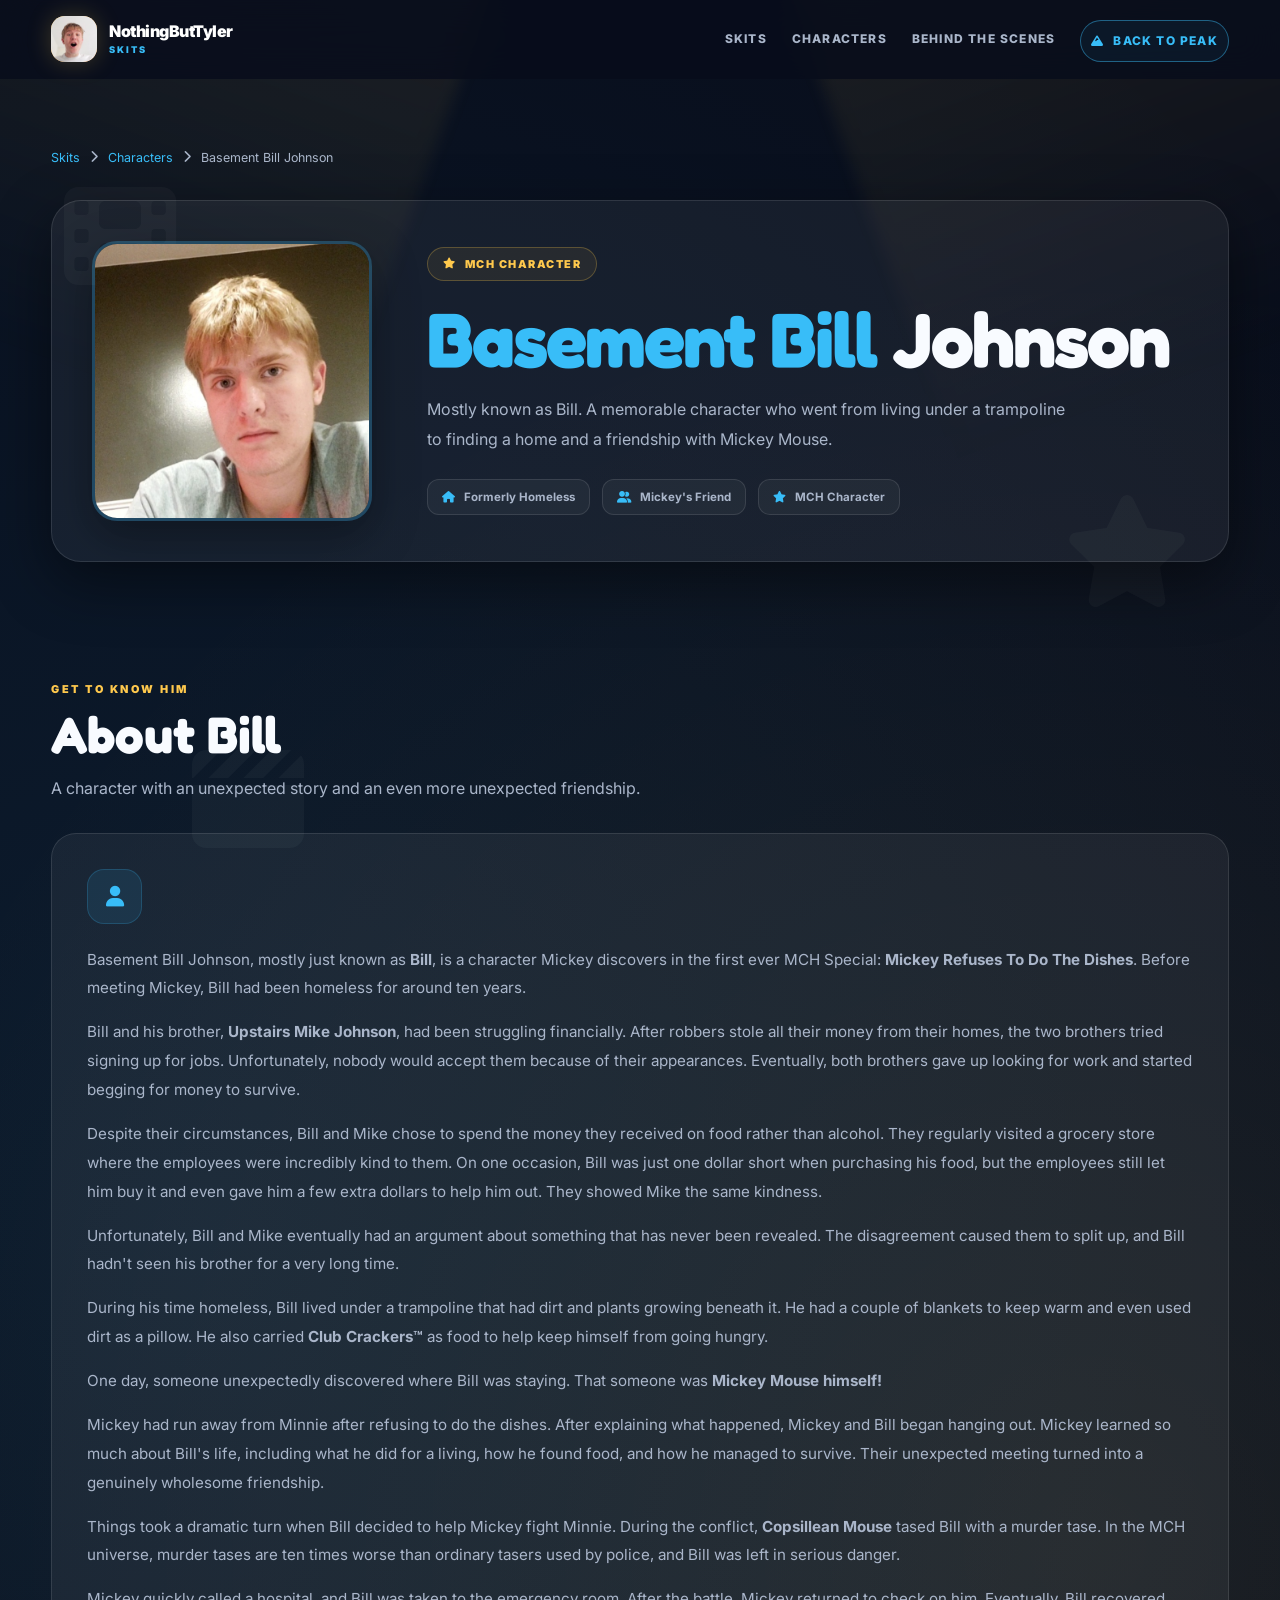
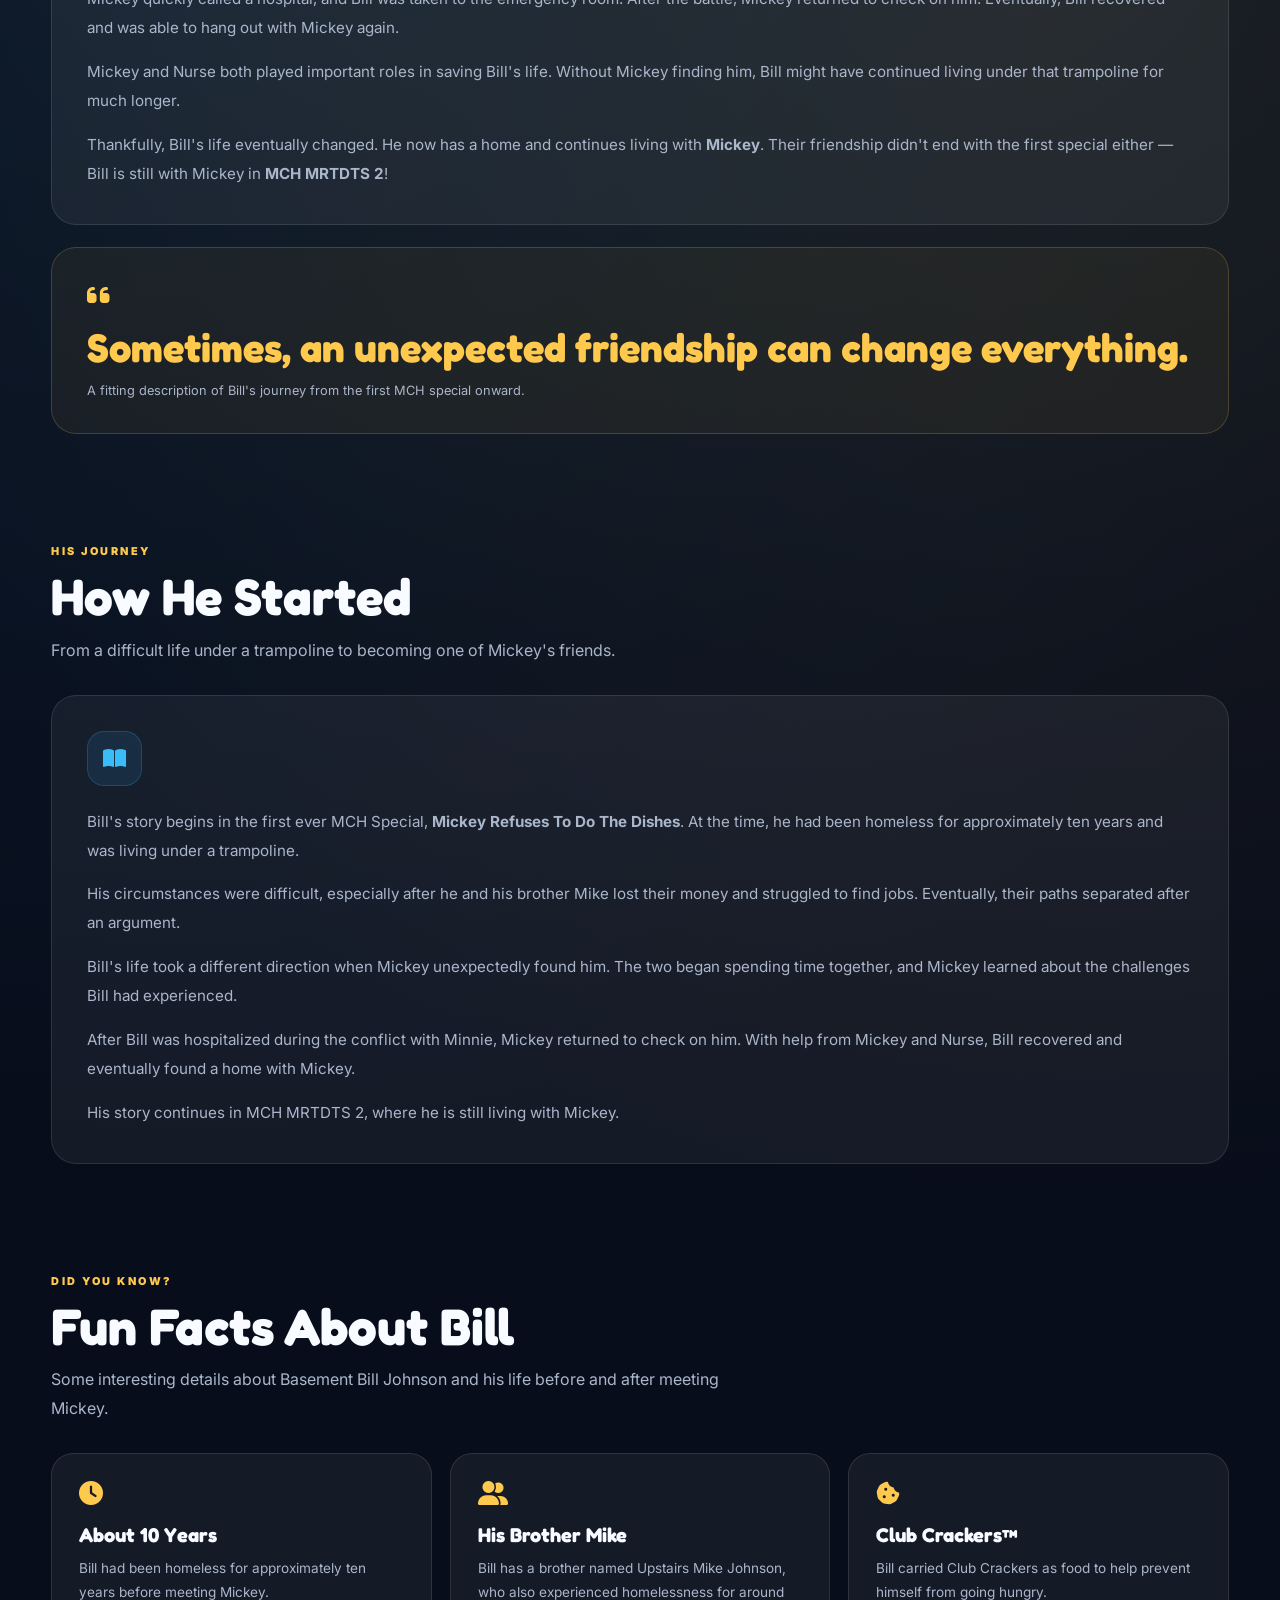
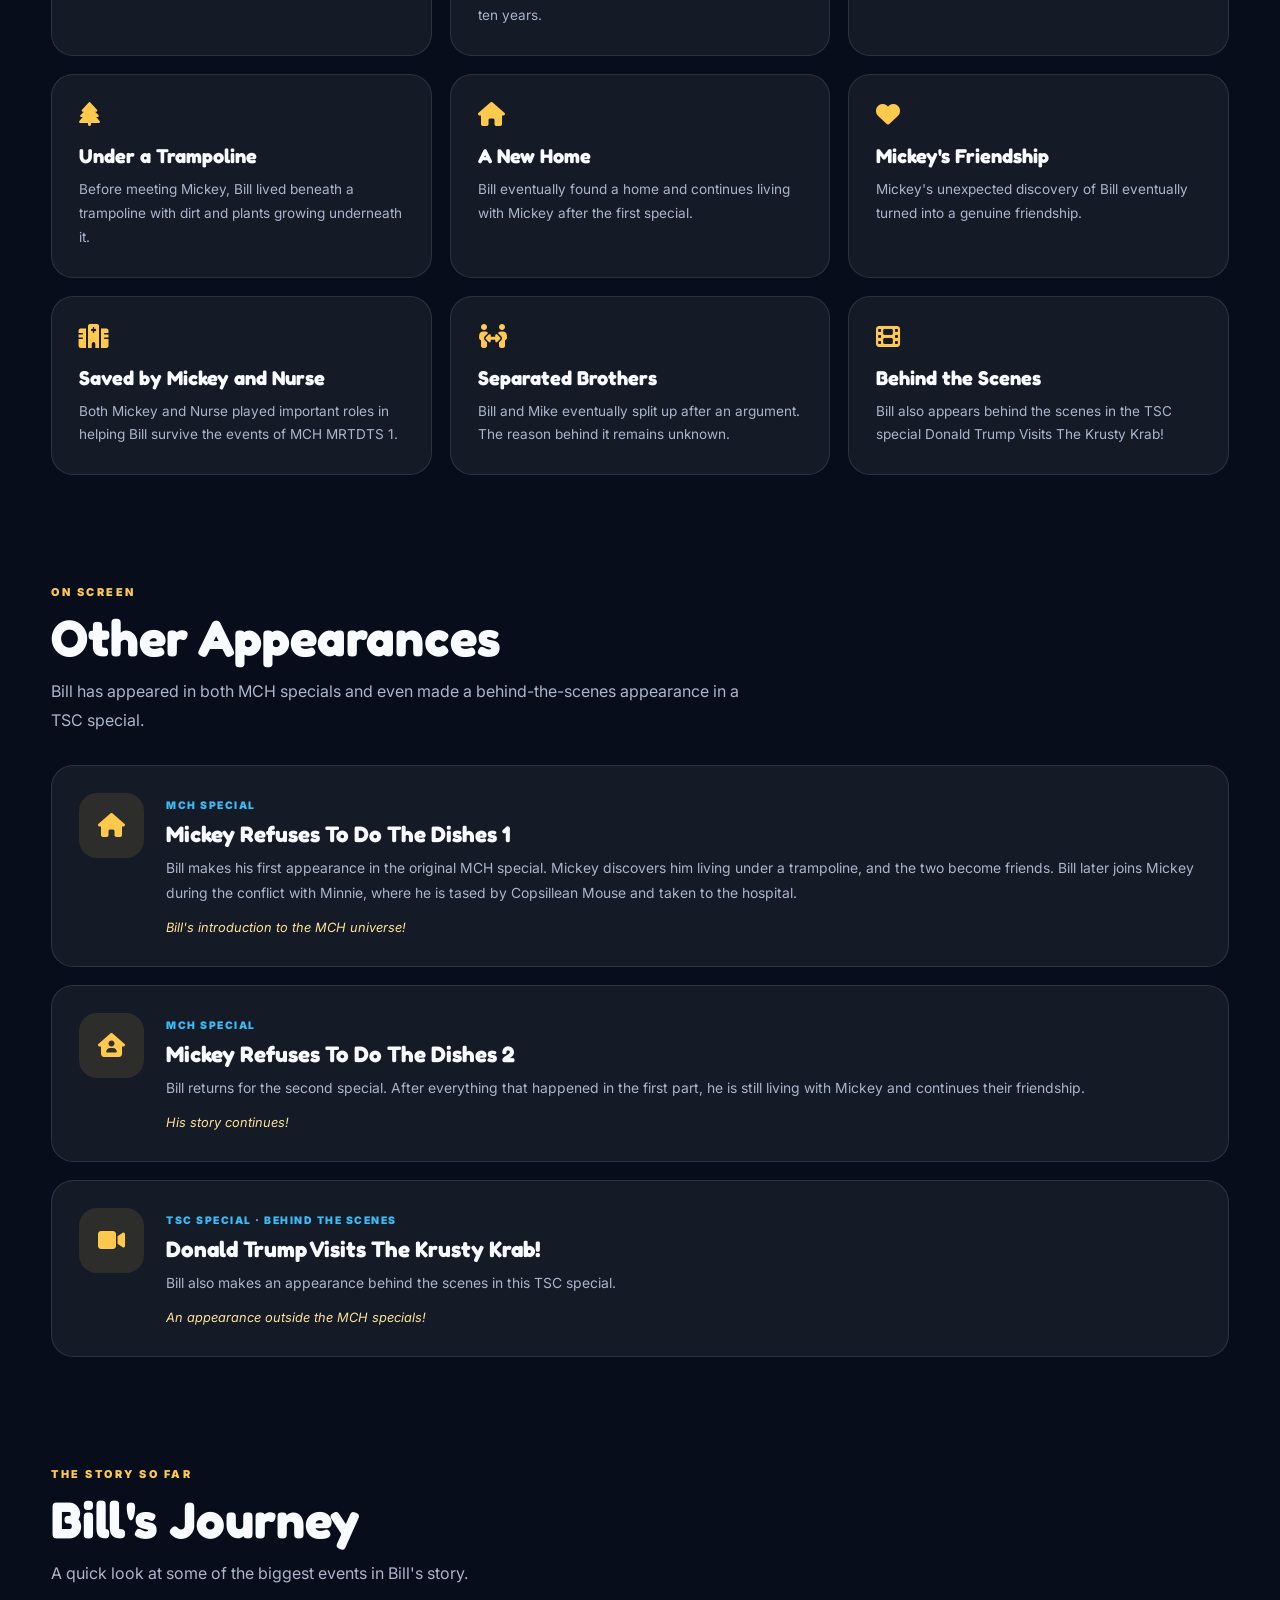
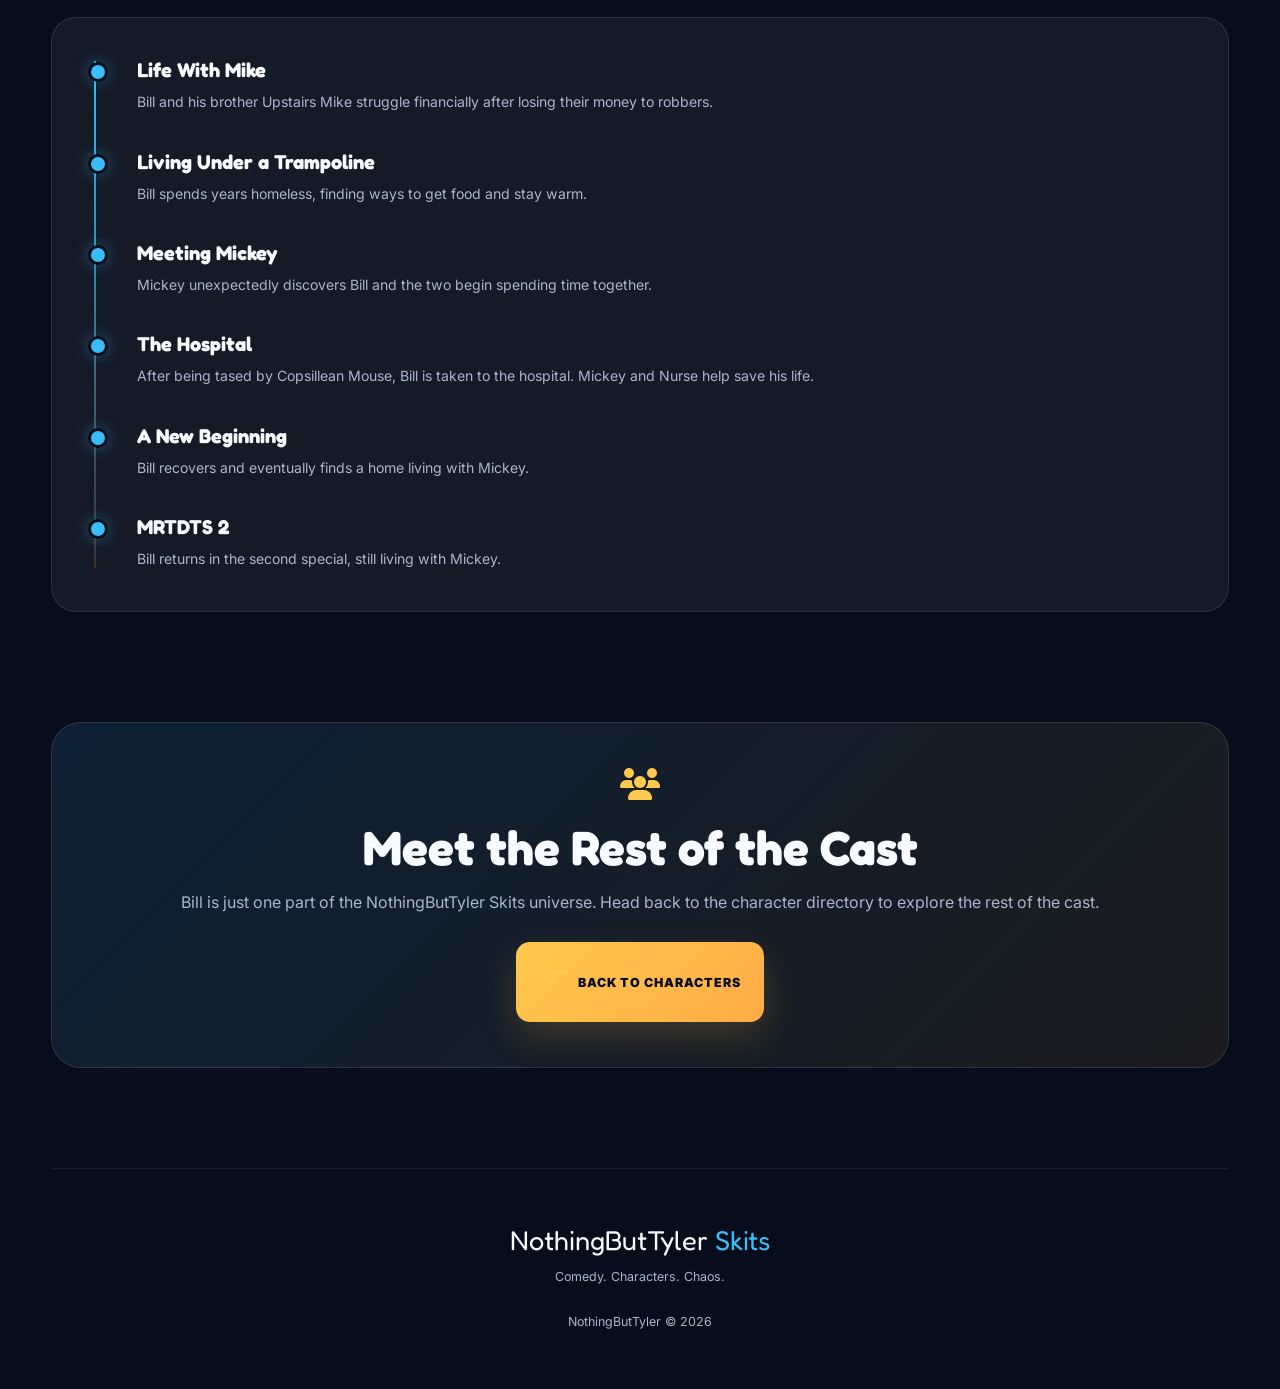
<file: cast/bill-johnson.html>
<!DOCTYPE html>
<html lang="en">
<head>
    <meta charset="UTF-8">
    <meta name="viewport" content="width=device-width, initial-scale=1.0">

    <title>Basement Bill Johnson - Characters | NothingButTyler Skits</title>

    <meta name="description" content="Meet Basement Bill Johnson, the memorable MCH character whose unexpected friendship with Mickey Mouse changed his life.">

    <link rel="stylesheet" href="https://cdnjs.cloudflare.com/ajax/libs/font-awesome/6.7.2/css/all.min.css">

    <link href="https://fonts.googleapis.com/css2?family=Fredoka:wght@400;500;600;700&family=Inter:wght@400;500;600;700;800;900&display=swap" rel="stylesheet">

    <link rel="stylesheet" href="https://nothingbuttylerskits.github.io/assets/files/styles.css">

    <style>
        /* PROFILE PAGE */

        .profile-hero {
            width: min(1200px, 92%);
            margin: auto;
            padding: 150px 0 65px;
        }

        .breadcrumb {
            display: flex;
            align-items: center;
            flex-wrap: wrap;
            gap: 10px;
            color: var(--muted);
            font-size: 0.78rem;
            margin-bottom: 35px;
        }

        .breadcrumb a {
            color: var(--ice);
            text-decoration: none;
        }

        .breadcrumb a:hover {
            color: var(--ice-light);
        }

        .profile-header {
            display: grid;
            grid-template-columns: 280px 1fr;
            align-items: center;
            gap: 55px;
            padding: 40px;
            border-radius: 30px;
            background: var(--glass);
            border: 1px solid var(--border);
            box-shadow: var(--shadow);
        }

        .profile-picture {
            width: 100%;
            aspect-ratio: 1;
            overflow: hidden;
            border-radius: 25px;
            border: 3px solid rgba(56, 189, 248, 0.25);
            box-shadow: 0 15px 45px rgba(0, 0, 0, 0.35);
        }

        .profile-picture img {
            width: 100%;
            height: 100%;
            display: block;
            object-fit: cover;
        }

        .profile-category {
            display: inline-flex;
            align-items: center;
            gap: 8px;
            padding: 9px 15px;
            border-radius: 50px;
            color: var(--gold);
            background: rgba(255, 201, 77, 0.07);
            border: 1px solid rgba(255, 201, 77, 0.25);
            font-size: 0.68rem;
            font-weight: 900;
            letter-spacing: 1.5px;
            text-transform: uppercase;
            margin-bottom: 20px;
        }

        .profile-info h1 {
            font-family: "Fredoka", sans-serif;
            font-size: clamp(2.8rem, 6vw, 5rem);
            line-height: 1;
            letter-spacing: -2px;
            margin-bottom: 18px;
        }

        .profile-info h1 span {
            color: var(--ice);
        }

        .profile-description {
            max-width: 650px;
            color: var(--muted);
            line-height: 1.85;
            font-size: 1rem;
        }

        .profile-meta {
            display: flex;
            flex-wrap: wrap;
            gap: 12px;
            margin-top: 25px;
        }

        .meta-item {
            display: inline-flex;
            align-items: center;
            gap: 9px;
            padding: 10px 14px;
            border-radius: 12px;
            background: rgba(255, 255, 255, 0.045);
            border: 1px solid var(--border);
            color: var(--muted);
            font-size: 0.72rem;
            font-weight: 700;
        }

        .meta-item i {
            color: var(--ice);
        }

        /* CONTENT SECTIONS */

        .profile-section {
            width: min(1200px, 92%);
            margin: auto;
            padding: 55px 0;
        }

        .profile-section-heading {
            margin-bottom: 30px;
        }

        .profile-section-heading .eyebrow {
            margin-bottom: 12px;
        }

        .profile-section-heading h2 {
            font-family: "Fredoka", sans-serif;
            font-size: clamp(2.2rem, 4vw, 3.4rem);
            line-height: 1.05;
        }

        .profile-section-heading p {
            color: var(--muted);
            line-height: 1.8;
            margin-top: 12px;
            max-width: 700px;
        }

        .profile-card {
            padding: 35px;
            border-radius: 25px;
            background: var(--glass);
            border: 1px solid var(--border);
            transition: 0.3s ease;
        }

        .profile-card:hover {
            border-color: rgba(56, 189, 248, 0.3);
            transform: translateY(-4px);
        }

        .profile-card p {
            color: var(--muted);
            line-height: 1.9;
            font-size: 0.95rem;
        }

        .profile-card p + p {
            margin-top: 15px;
        }

        .profile-card-icon {
            width: 55px;
            height: 55px;
            display: grid;
            place-items: center;
            border-radius: 17px;
            color: var(--ice);
            background: rgba(56, 189, 248, 0.1);
            border: 1px solid rgba(56, 189, 248, 0.2);
            font-size: 1.3rem;
            margin-bottom: 22px;
        }

        /* QUOTE */

        .coach-quote {
            position: relative;
            padding: 35px;
            margin-top: 22px;
            border-radius: 25px;
            background: rgba(255, 201, 77, 0.055);
            border: 1px solid rgba(255, 201, 77, 0.2);
        }

        .coach-quote i {
            color: var(--gold);
            font-size: 1.6rem;
            margin-bottom: 15px;
        }

        .coach-quote h3 {
            font-family: "Fredoka", sans-serif;
            font-size: clamp(1.6rem, 4vw, 2.5rem);
            color: var(--gold);
            line-height: 1.2;
        }

        .coach-quote p {
            color: var(--muted);
            font-size: 0.8rem;
            margin-top: 12px;
        }

        /* FUN FACTS */

        .fact-grid {
            display: grid;
            grid-template-columns: repeat(3, 1fr);
            gap: 18px;
        }

        .fact-card {
            padding: 27px;
            border-radius: 22px;
            background: var(--glass);
            border: 1px solid var(--border);
            transition: 0.3s ease;
        }

        .fact-card:hover {
            transform: translateY(-6px);
            border-color: rgba(255, 201, 77, 0.35);
        }

        .fact-card i {
            color: var(--gold);
            font-size: 1.5rem;
            margin-bottom: 18px;
        }

        .fact-card h3 {
            font-family: "Fredoka", sans-serif;
            font-size: 1.25rem;
            margin-bottom: 10px;
        }

        .fact-card p {
            color: var(--muted);
            font-size: 0.85rem;
            line-height: 1.75;
        }

        /* APPEARANCES */

        .appearance-list {
            display: grid;
            gap: 18px;
        }

        .appearance-card {
            display: flex;
            align-items: flex-start;
            gap: 22px;
            padding: 27px;
            border-radius: 22px;
            background: var(--glass);
            border: 1px solid var(--border);
            transition: 0.3s ease;
        }

        .appearance-card:hover {
            transform: translateY(-4px);
            border-color: rgba(56, 189, 248, 0.35);
        }

        .appearance-icon {
            width: 65px;
            height: 65px;
            flex-shrink: 0;
            display: grid;
            place-items: center;
            border-radius: 18px;
            background: rgba(255, 201, 77, 0.1);
            color: var(--gold);
            font-size: 1.5rem;
        }

        .appearance-label {
            display: inline-block;
            color: var(--ice);
            font-size: 0.65rem;
            font-weight: 900;
            letter-spacing: 1.5px;
            text-transform: uppercase;
            margin-bottom: 8px;
        }

        .appearance-card h3 {
            font-family: "Fredoka", sans-serif;
            font-size: 1.4rem;
            margin-bottom: 9px;
        }

        .appearance-card p {
            color: var(--muted);
            font-size: 0.87rem;
            line-height: 1.8;
        }

        .appearance-card .appearance-extra {
            margin-top: 10px;
            color: var(--gold-light);
            font-size: 0.8rem;
            font-style: italic;
        }

        /* TIMELINE */

        .timeline {
            position: relative;
            display: grid;
            gap: 25px;
            padding-left: 30px;
        }

        .timeline::before {
            content: "";
            position: absolute;
            left: 7px;
            top: 8px;
            bottom: 8px;
            width: 2px;
            background: linear-gradient(
                to bottom,
                var(--ice),
                rgba(255, 201, 77, 0.15)
            );
        }

        .timeline-item {
            position: relative;
            padding: 5px 0 5px 20px;
        }

        .timeline-item::before {
            content: "";
            position: absolute;
            left: -29px;
            top: 9px;
            width: 14px;
            height: 14px;
            border-radius: 50%;
            background: var(--ice);
            border: 3px solid var(--midnight);
            box-shadow: 0 0 15px rgba(56, 189, 248, 0.4);
        }

        .timeline-item h3 {
            font-family: "Fredoka", sans-serif;
            font-size: 1.25rem;
            margin-bottom: 7px;
        }

        .timeline-item p {
            color: var(--muted);
            font-size: 0.88rem;
            line-height: 1.8;
        }

        /* BOTTOM CTA */

        .profile-cta {
            width: min(1200px, 92%);
            margin: 55px auto 100px;
            padding: 45px;
            text-align: center;
            border-radius: 30px;
            background: linear-gradient(
                135deg,
                rgba(56, 189, 248, 0.11),
                rgba(255, 201, 77, 0.08)
            );
            border: 1px solid var(--border);
        }

        .profile-cta i {
            color: var(--gold);
            font-size: 2rem;
            margin-bottom: 18px;
        }

        .profile-cta h2 {
            font-family: "Fredoka", sans-serif;
            font-size: clamp(2rem, 4vw, 3rem);
            margin-bottom: 12px;
        }

        .profile-cta p {
            color: var(--muted);
            line-height: 1.8;
            margin-bottom: 25px;
        }

        /* RESPONSIVE */

        @media (max-width: 900px) {
            .profile-header {
                grid-template-columns: 220px 1fr;
                gap: 30px;
                padding: 28px;
            }

            .fact-grid {
                grid-template-columns: repeat(2, 1fr);
            }
        }

        @media (max-width: 650px) {
            .profile-hero {
                padding-top: 120px;
            }

            .profile-header {
                grid-template-columns: 1fr;
                text-align: center;
                padding: 25px;
            }

            .profile-picture {
                width: min(230px, 75%);
                margin: auto;
            }

            .profile-meta {
                justify-content: center;
            }

            .profile-section {
                padding: 40px 0;
            }

            .profile-card {
                padding: 25px;
            }

            .fact-grid {
                grid-template-columns: 1fr;
            }

            .appearance-card {
                flex-direction: column;
            }

            .profile-cta {
                padding: 30px 22px;
            }
        }
    </style>
</head>

<body>

    <!-- BACKGROUND -->
    <div class="background-lights">
        <div class="spotlight one"></div>
        <div class="spotlight two"></div>

        <i class="fa-solid fa-film floating-icon icon-one"></i>
        <i class="fa-solid fa-star floating-icon icon-two"></i>
        <i class="fa-solid fa-clapperboard floating-icon icon-three"></i>
    </div>

    <!-- NAVIGATION -->
    <nav id="navbar">
        <div class="nav-container">

            <a href="/" class="brand">
                <div class="brand-icon">
                    <img src="https://nothingbuttylerskits.github.io/assets/images/logo.jpg" alt="NothingButTyler Skits">
                </div>

                <div class="brand-text">
                    NothingButTyler
                    <small>SKITS</small>
                </div>
            </a>

            <button class="menu-button" id="menuButton" aria-label="Open navigation" aria-expanded="false">
                <i class="fa-solid fa-bars"></i>
            </button>

            <div class="nav-links" id="navLinks">
                <a href="/">Skits</a>
                <a href="/characters.html" class="active">Characters</a>
                <a href="/behind-the-scenes.html">Behind the Scenes</a>
                <a href="https://nothingbuttyler.is-a-good.dev/" class="peak-button">
                    <i class="fa-solid fa-mountain"></i>
                    Back to Peak
                </a>
            </div>

        </div>
    </nav>

    <!-- PROFILE HERO -->
    <header class="profile-hero">

        <div class="breadcrumb">
            <a href="/">Skits</a>
            <i class="fa-solid fa-chevron-right"></i>
            <a href="/characters.html">Characters</a>
            <i class="fa-solid fa-chevron-right"></i>
            <span>Basement Bill Johnson</span>
        </div>

        <div class="profile-header">

            <div class="profile-picture">
                <!-- Replace with Bill's actual profile picture when available -->
                <img
                    src="https://nothingbuttylerskits.github.io/assets/images/cast/1x1/pfp_MCH_Bill_1x1.jpg"
                    alt="Basement Bill Johnson"
                >
            </div>

            <div class="profile-info">

                <div class="profile-category">
                    <i class="fa-solid fa-star"></i>
                    MCH Character
                </div>

                <h1><span>Basement Bill</span> Johnson</h1>

                <p class="profile-description">
                    Mostly known as Bill. A memorable character who
                    went from living under a trampoline to finding
                    a home and a friendship with Mickey Mouse.
                </p>

                <div class="profile-meta">

                    <div class="meta-item">
                        <i class="fa-solid fa-house"></i>
                        Formerly Homeless
                    </div>

                    <div class="meta-item">
                        <i class="fa-solid fa-user-group"></i>
                        Mickey's Friend
                    </div>

                    <div class="meta-item">
                        <i class="fa-solid fa-star"></i>
                        MCH Character
                    </div>

                </div>

            </div>

        </div>

    </header>

    <!-- ABOUT -->
    <section class="profile-section reveal">

        <div class="profile-section-heading">
            <div class="eyebrow">GET TO KNOW HIM</div>
            <h2>About Bill</h2>
            <p>
                A character with an unexpected story and
                an even more unexpected friendship.
            </p>
        </div>

        <div class="profile-card">

            <div class="profile-card-icon">
                <i class="fa-solid fa-user"></i>
            </div>

            <p>
                Basement Bill Johnson, mostly just known as
                <strong>Bill</strong>, is a character Mickey discovers
                in the first ever MCH Special:
                <strong>Mickey Refuses To Do The Dishes</strong>.
                Before meeting Mickey, Bill had been homeless
                for around ten years.
            </p>

            <p>
                Bill and his brother, <strong>Upstairs Mike Johnson</strong>,
                had been struggling financially. After robbers stole
                all their money from their homes, the two brothers
                tried signing up for jobs. Unfortunately, nobody
                would accept them because of their appearances.
                Eventually, both brothers gave up looking for work
                and started begging for money to survive.
            </p>

            <p>
                Despite their circumstances, Bill and Mike chose
                to spend the money they received on food rather
                than alcohol. They regularly visited a grocery store
                where the employees were incredibly kind to them.
                On one occasion, Bill was just one dollar short
                when purchasing his food, but the employees still
                let him buy it and even gave him a few extra dollars
                to help him out. They showed Mike the same kindness.
            </p>

            <p>
                Unfortunately, Bill and Mike eventually had an
                argument about something that has never been
                revealed. The disagreement caused them to split up,
                and Bill hadn't seen his brother for a very long time.
            </p>

            <p>
                During his time homeless, Bill lived under a
                trampoline that had dirt and plants growing beneath it.
                He had a couple of blankets to keep warm and even
                used dirt as a pillow. He also carried
                <strong>Club Crackers™</strong> as food to help
                keep himself from going hungry.
            </p>

            <p>
                One day, someone unexpectedly discovered where
                Bill was staying. That someone was
                <strong>Mickey Mouse himself!</strong>
            </p>

            <p>
                Mickey had run away from Minnie after refusing
                to do the dishes. After explaining what happened,
                Mickey and Bill began hanging out. Mickey learned
                so much about Bill's life, including what he did
                for a living, how he found food, and how he managed
                to survive. Their unexpected meeting turned into
                a genuinely wholesome friendship.
            </p>

            <p>
                Things took a dramatic turn when Bill decided
                to help Mickey fight Minnie. During the conflict,
                <strong>Copsillean Mouse</strong> tased Bill with
                a murder tase. In the MCH universe, murder tases
                are ten times worse than ordinary tasers used
                by police, and Bill was left in serious danger.
            </p>

            <p>
                Mickey quickly called a hospital, and Bill was
                taken to the emergency room. After the battle,
                Mickey returned to check on him. Eventually,
                Bill recovered and was able to hang out with
                Mickey again.
            </p>

            <p>
                Mickey and Nurse both played important roles
                in saving Bill's life. Without Mickey finding him,
                Bill might have continued living under that
                trampoline for much longer.
            </p>

            <p>
                Thankfully, Bill's life eventually changed.
                He now has a home and continues living with
                <strong>Mickey</strong>. Their friendship didn't
                end with the first special either — Bill is still
                with Mickey in <strong>MCH MRTDTS 2</strong>!
            </p>

        </div>

        <div class="coach-quote">

            <i class="fa-solid fa-quote-left"></i>

            <h3>Sometimes, an unexpected friendship can change everything.</h3>

            <p>
                A fitting description of Bill's journey
                from the first MCH special onward.
            </p>

        </div>

    </section>

    <!-- HIS STORY -->
    <section class="profile-section reveal">

        <div class="profile-section-heading">
            <div class="eyebrow">HIS JOURNEY</div>
            <h2>How He Started</h2>
            <p>
                From a difficult life under a trampoline
                to becoming one of Mickey's friends.
            </p>
        </div>

        <div class="profile-card">

            <div class="profile-card-icon">
                <i class="fa-solid fa-book-open"></i>
            </div>

            <p>
                Bill's story begins in the first ever MCH Special,
                <strong>Mickey Refuses To Do The Dishes</strong>.
                At the time, he had been homeless for approximately
                ten years and was living under a trampoline.
            </p>

            <p>
                His circumstances were difficult, especially after
                he and his brother Mike lost their money and
                struggled to find jobs. Eventually, their paths
                separated after an argument.
            </p>

            <p>
                Bill's life took a different direction when Mickey
                unexpectedly found him. The two began spending
                time together, and Mickey learned about the
                challenges Bill had experienced.
            </p>

            <p>
                After Bill was hospitalized during the conflict
                with Minnie, Mickey returned to check on him.
                With help from Mickey and Nurse, Bill recovered
                and eventually found a home with Mickey.
            </p>

            <p>
                His story continues in MCH MRTDTS 2, where
                he is still living with Mickey.
            </p>

        </div>

    </section>

    <!-- FUN FACTS -->
    <section class="profile-section reveal">

        <div class="profile-section-heading">
            <div class="eyebrow">DID YOU KNOW?</div>
            <h2>Fun Facts About Bill</h2>
            <p>
                Some interesting details about Basement Bill Johnson
                and his life before and after meeting Mickey.
            </p>
        </div>

        <div class="fact-grid">

            <div class="fact-card">
                <i class="fa-solid fa-clock"></i>
                <h3>About 10 Years</h3>
                <p>
                    Bill had been homeless for approximately
                    ten years before meeting Mickey.
                </p>
            </div>

            <div class="fact-card">
                <i class="fa-solid fa-user-group"></i>
                <h3>His Brother Mike</h3>
                <p>
                    Bill has a brother named Upstairs Mike Johnson,
                    who also experienced homelessness for around
                    ten years.
                </p>
            </div>

            <div class="fact-card">
                <i class="fa-solid fa-cookie-bite"></i>
                <h3>Club Crackers™</h3>
                <p>
                    Bill carried Club Crackers as food to help
                    prevent himself from going hungry.
                </p>
            </div>

            <div class="fact-card">
                <i class="fa-solid fa-tree"></i>
                <h3>Under a Trampoline</h3>
                <p>
                    Before meeting Mickey, Bill lived beneath
                    a trampoline with dirt and plants growing
                    underneath it.
                </p>
            </div>

            <div class="fact-card">
                <i class="fa-solid fa-house"></i>
                <h3>A New Home</h3>
                <p>
                    Bill eventually found a home and continues
                    living with Mickey after the first special.
                </p>
            </div>

            <div class="fact-card">
                <i class="fa-solid fa-heart"></i>
                <h3>Mickey's Friendship</h3>
                <p>
                    Mickey's unexpected discovery of Bill
                    eventually turned into a genuine friendship.
                </p>
            </div>

            <div class="fact-card">
                <i class="fa-solid fa-hospital"></i>
                <h3>Saved by Mickey and Nurse</h3>
                <p>
                    Both Mickey and Nurse played important
                    roles in helping Bill survive the events
                    of MCH MRTDTS 1.
                </p>
            </div>

            <div class="fact-card">
                <i class="fa-solid fa-people-arrows-left-right"></i>
                <h3>Separated Brothers</h3>
                <p>
                    Bill and Mike eventually split up after
                    an argument. The reason behind it remains
                    unknown.
                </p>
            </div>

            <div class="fact-card">
                <i class="fa-solid fa-film"></i>
                <h3>Behind the Scenes</h3>
                <p>
                    Bill also appears behind the scenes in
                    the TSC special Donald Trump Visits
                    The Krusty Krab!
                </p>
            </div>

        </div>

    </section>

    <!-- OTHER APPEARANCES -->
    <section class="profile-section reveal">

        <div class="profile-section-heading">
            <div class="eyebrow">ON SCREEN</div>
            <h2>Other Appearances</h2>
            <p>
                Bill has appeared in both MCH specials
                and even made a behind-the-scenes appearance
                in a TSC special.
            </p>
        </div>

        <div class="appearance-list">

            <!-- MCH MRTDTS 1 -->
            <div class="appearance-card">

                <div class="appearance-icon">
                    <i class="fa-solid fa-house"></i>
                </div>

                <div>

                    <div class="appearance-label">
                        MCH SPECIAL
                    </div>

                    <h3>Mickey Refuses To Do The Dishes 1</h3>

                    <p>
                        Bill makes his first appearance in the
                        original MCH special. Mickey discovers
                        him living under a trampoline, and the
                        two become friends. Bill later joins
                        Mickey during the conflict with Minnie,
                        where he is tased by Copsillean Mouse
                        and taken to the hospital.
                    </p>

                    <p class="appearance-extra">
                        Bill's introduction to the MCH universe!
                    </p>

                </div>

            </div>

            <!-- MCH MRTDTS 2 -->
            <div class="appearance-card">

                <div class="appearance-icon">
                    <i class="fa-solid fa-house-user"></i>
                </div>

                <div>

                    <div class="appearance-label">
                        MCH SPECIAL
                    </div>

                    <h3>Mickey Refuses To Do The Dishes 2</h3>

                    <p>
                        Bill returns for the second special.
                        After everything that happened in the
                        first part, he is still living with
                        Mickey and continues their friendship.
                    </p>

                    <p class="appearance-extra">
                        His story continues!
                    </p>

                </div>

            </div>

            <!-- TSC SPECIAL -->
            <div class="appearance-card">

                <div class="appearance-icon">
                    <i class="fa-solid fa-video"></i>
                </div>

                <div>

                    <div class="appearance-label">
                        TSC SPECIAL · BEHIND THE SCENES
                    </div>

                    <h3>Donald Trump Visits The Krusty Krab!</h3>

                    <p>
                        Bill also makes an appearance behind
                        the scenes in this TSC special.
                    </p>

                    <p class="appearance-extra">
                        An appearance outside the MCH specials!
                    </p>

                </div>

            </div>

        </div>

    </section>

    <!-- TIMELINE -->
    <section class="profile-section reveal">

        <div class="profile-section-heading">
            <div class="eyebrow">THE STORY SO FAR</div>
            <h2>Bill's Journey</h2>
            <p>
                A quick look at some of the biggest events
                in Bill's story.
            </p>
        </div>

        <div class="profile-card">

            <div class="timeline">

                <div class="timeline-item">
                    <h3>Life With Mike</h3>
                    <p>
                        Bill and his brother Upstairs Mike
                        struggle financially after losing
                        their money to robbers.
                    </p>
                </div>

                <div class="timeline-item">
                    <h3>Living Under a Trampoline</h3>
                    <p>
                        Bill spends years homeless, finding
                        ways to get food and stay warm.
                    </p>
                </div>

                <div class="timeline-item">
                    <h3>Meeting Mickey</h3>
                    <p>
                        Mickey unexpectedly discovers Bill
                        and the two begin spending time together.
                    </p>
                </div>

                <div class="timeline-item">
                    <h3>The Hospital</h3>
                    <p>
                        After being tased by Copsillean Mouse,
                        Bill is taken to the hospital.
                        Mickey and Nurse help save his life.
                    </p>
                </div>

                <div class="timeline-item">
                    <h3>A New Beginning</h3>
                    <p>
                        Bill recovers and eventually finds
                        a home living with Mickey.
                    </p>
                </div>

                <div class="timeline-item">
                    <h3>MRTDTS 2</h3>
                    <p>
                        Bill returns in the second special,
                        still living with Mickey.
                    </p>
                </div>

            </div>

        </div>

    </section>

    <!-- BOTTOM CTA -->
    <section class="profile-cta reveal">

        <i class="fa-solid fa-users"></i>

        <h2>Meet the Rest of the Cast</h2>

        <p>
            Bill is just one part of the NothingButTyler
            Skits universe. Head back to the character directory
            to explore the rest of the cast.
        </p>

        <a href="/characters.html" class="button button-primary">
            <i class="fa-solid fa-arrow-left"></i>
            Back to Characters
        </a>

    </section>

    <!-- FOOTER -->
    <footer>

        <div class="footer-logo">
            NothingButTyler <span>Skits</span>
        </div>

        <p class="footer-text">
            Comedy. Characters. Chaos.
            <br><br>
            NothingButTyler © 2026
        </p>

    </footer>

    <script>
        // NAVIGATION

        const navbar = document.getElementById("navbar");
        const menuButton = document.getElementById("menuButton");
        const navLinks = document.getElementById("navLinks");

        window.addEventListener("scroll", () => {
            navbar.classList.toggle("scrolled", window.scrollY > 30);
        });

        menuButton.addEventListener("click", () => {
            const isOpen = navLinks.classList.toggle("open");

            menuButton.setAttribute("aria-expanded", isOpen);

            menuButton.innerHTML = isOpen
                ? '<i class="fa-solid fa-xmark"></i>'
                : '<i class="fa-solid fa-bars"></i>';
        });

        navLinks.querySelectorAll("a").forEach(link => {
            link.addEventListener("click", () => {
                navLinks.classList.remove("open");
                menuButton.setAttribute("aria-expanded", "false");
                menuButton.innerHTML = '<i class="fa-solid fa-bars"></i>';
            });
        });

        // SCROLL REVEAL

        const revealObserver = new IntersectionObserver(entries => {
            entries.forEach(entry => {
                if (entry.isIntersecting) {
                    entry.target.classList.add("active");
                    revealObserver.unobserve(entry.target);
                }
            });
        }, {
            threshold: 0.12
        });

        document.querySelectorAll(".reveal").forEach(element => {
            revealObserver.observe(element);
        });
    </script>

</body>
</html>
</file>
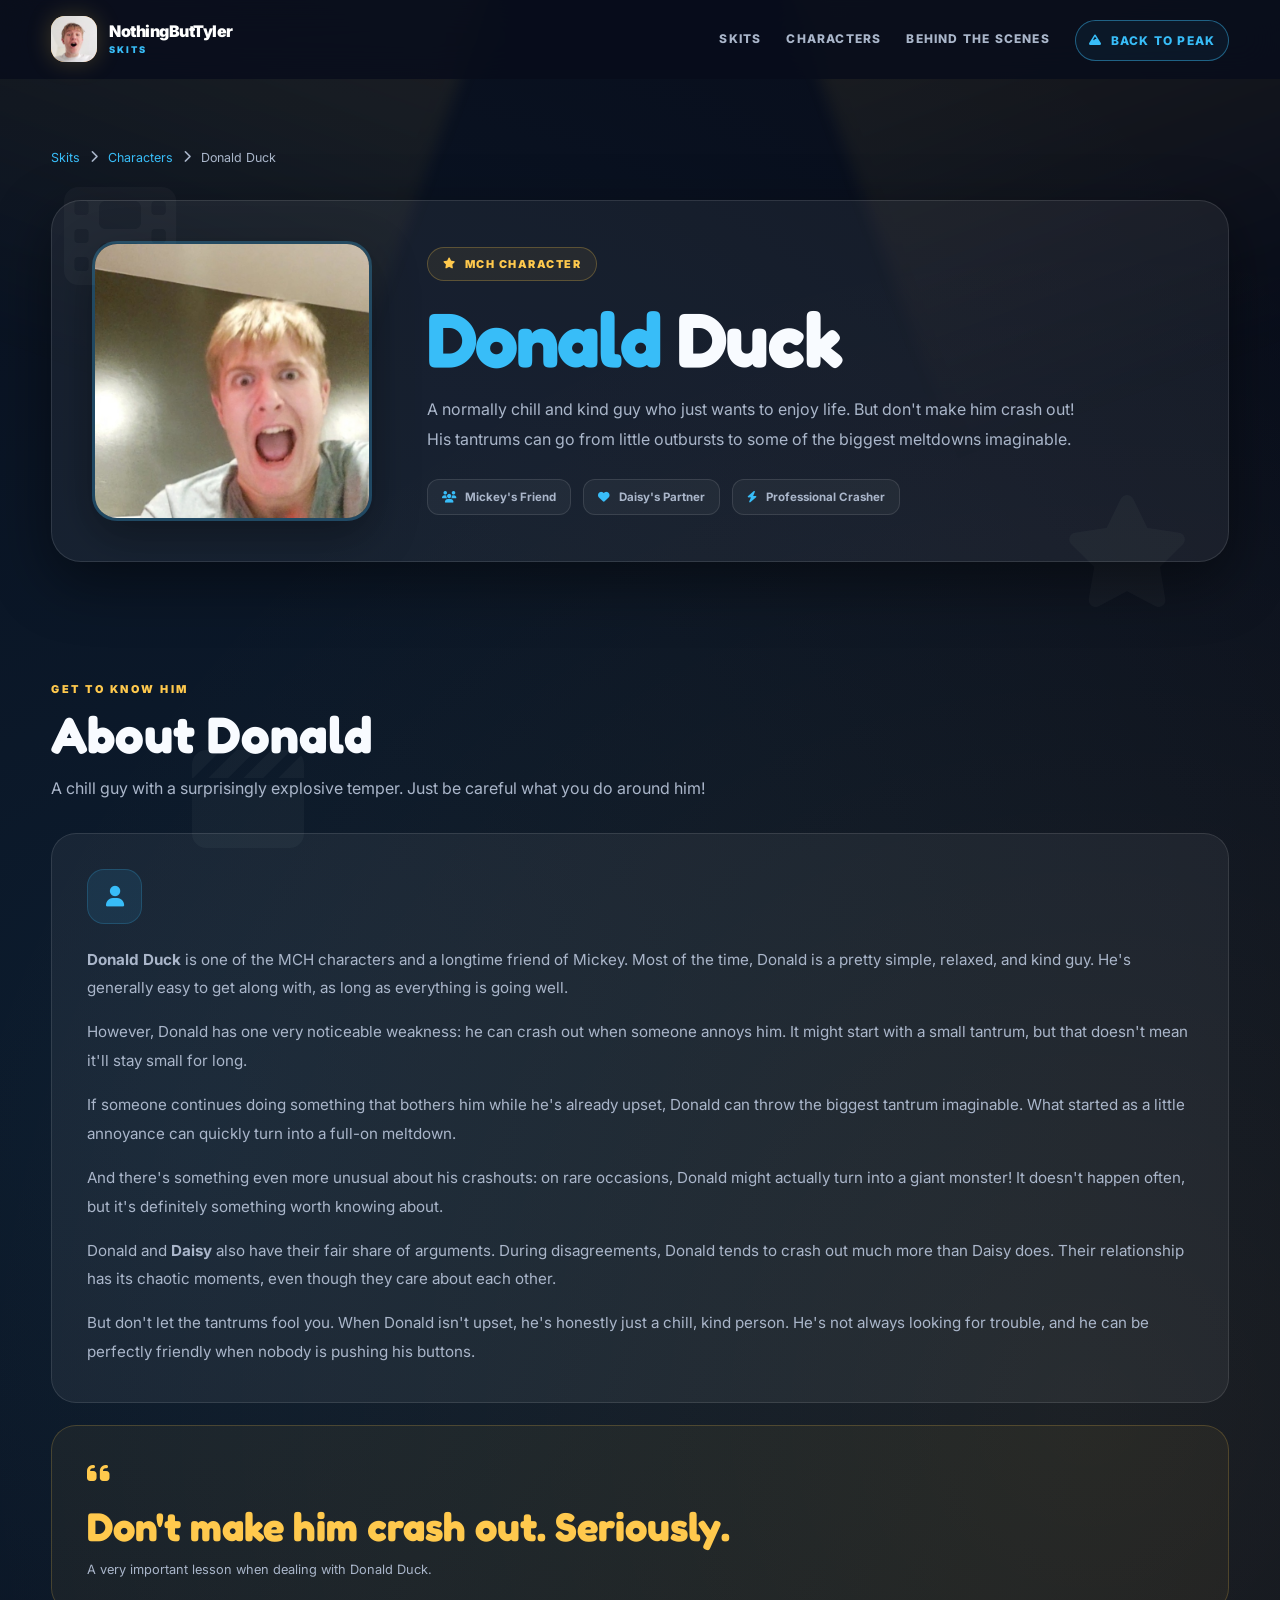
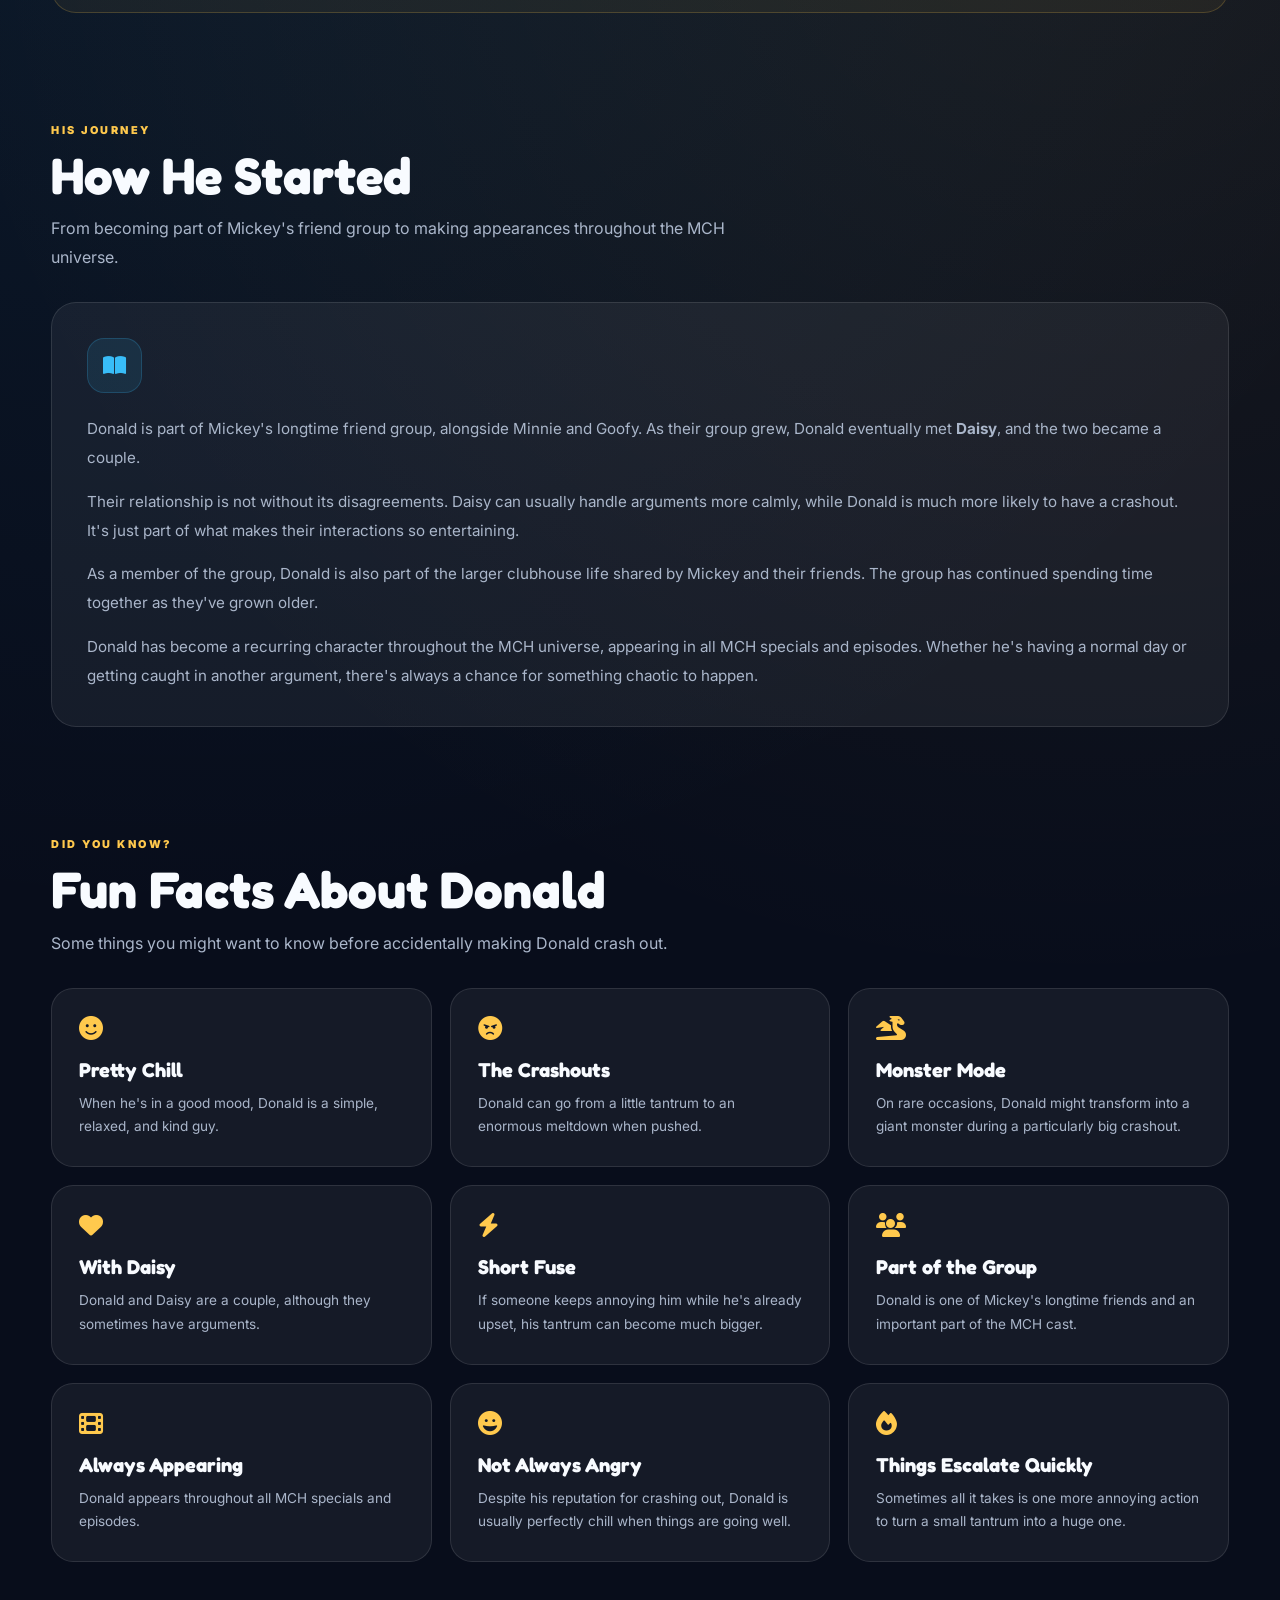
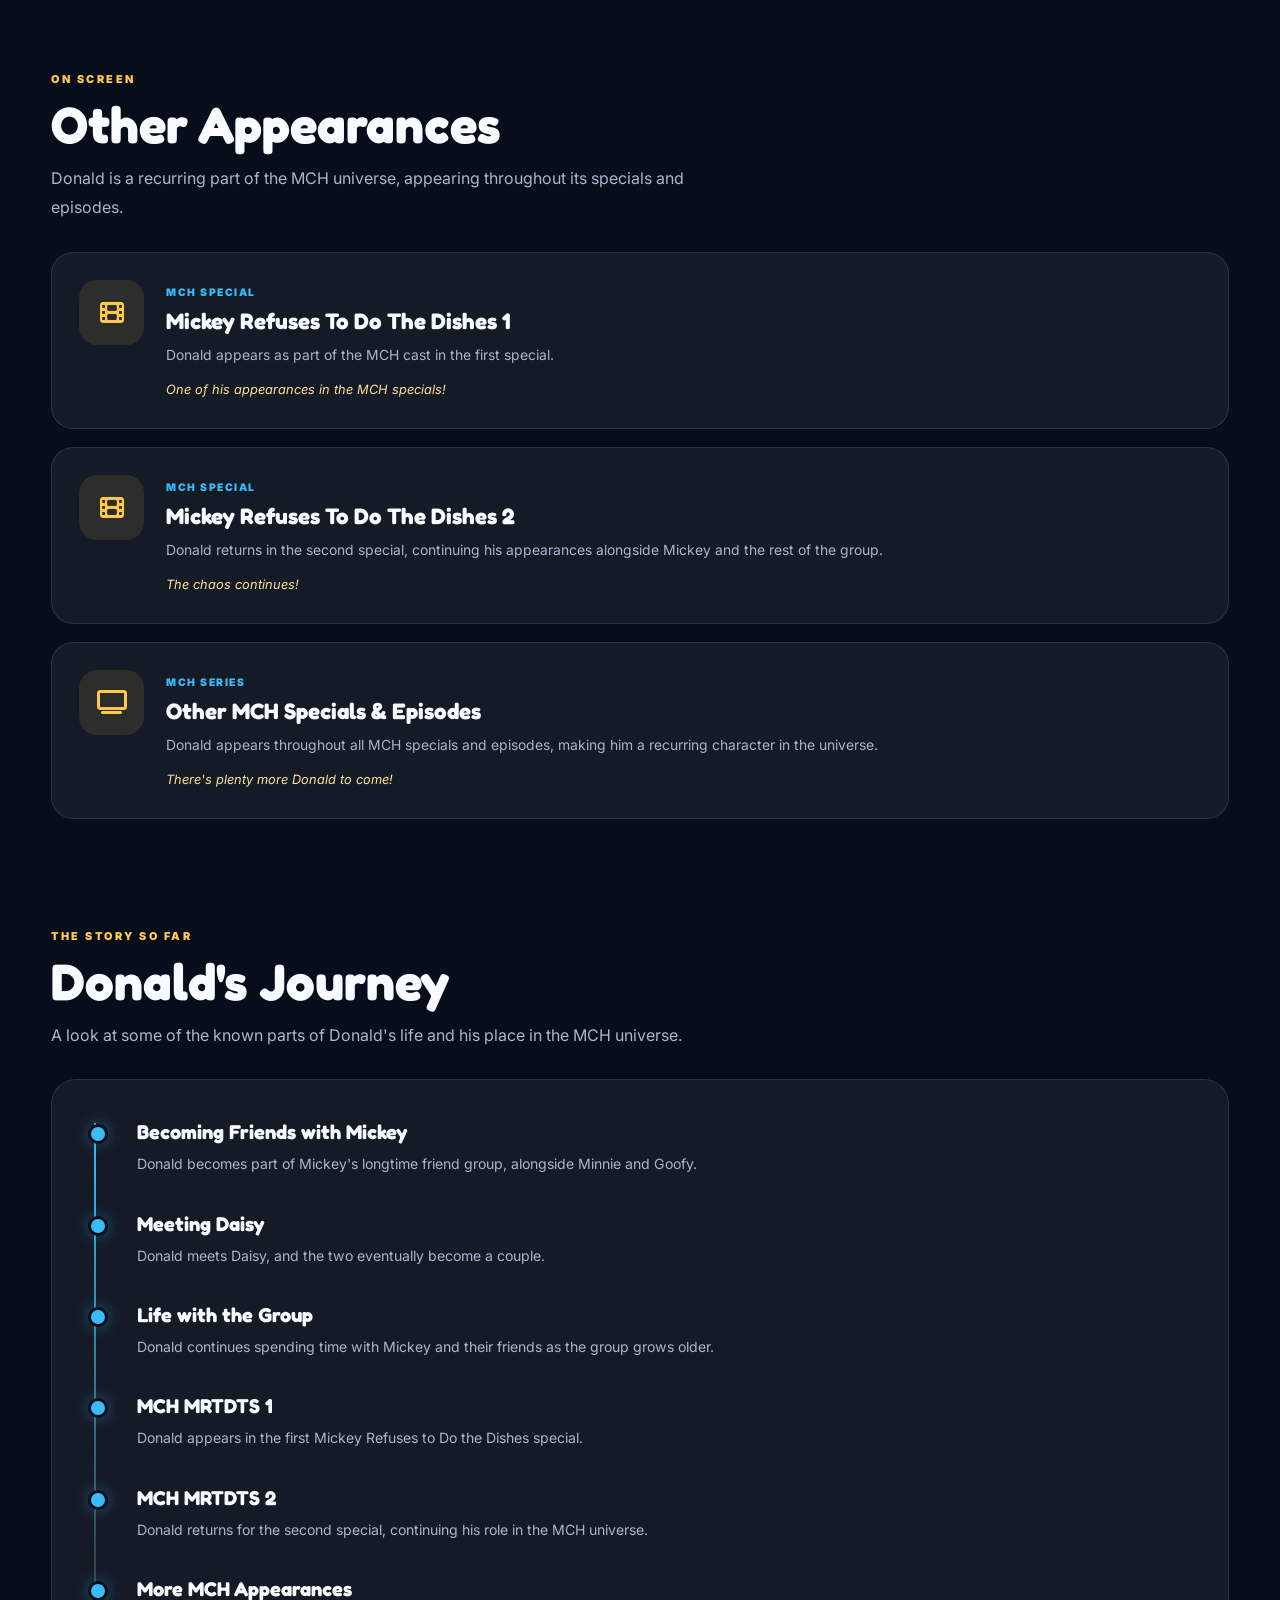
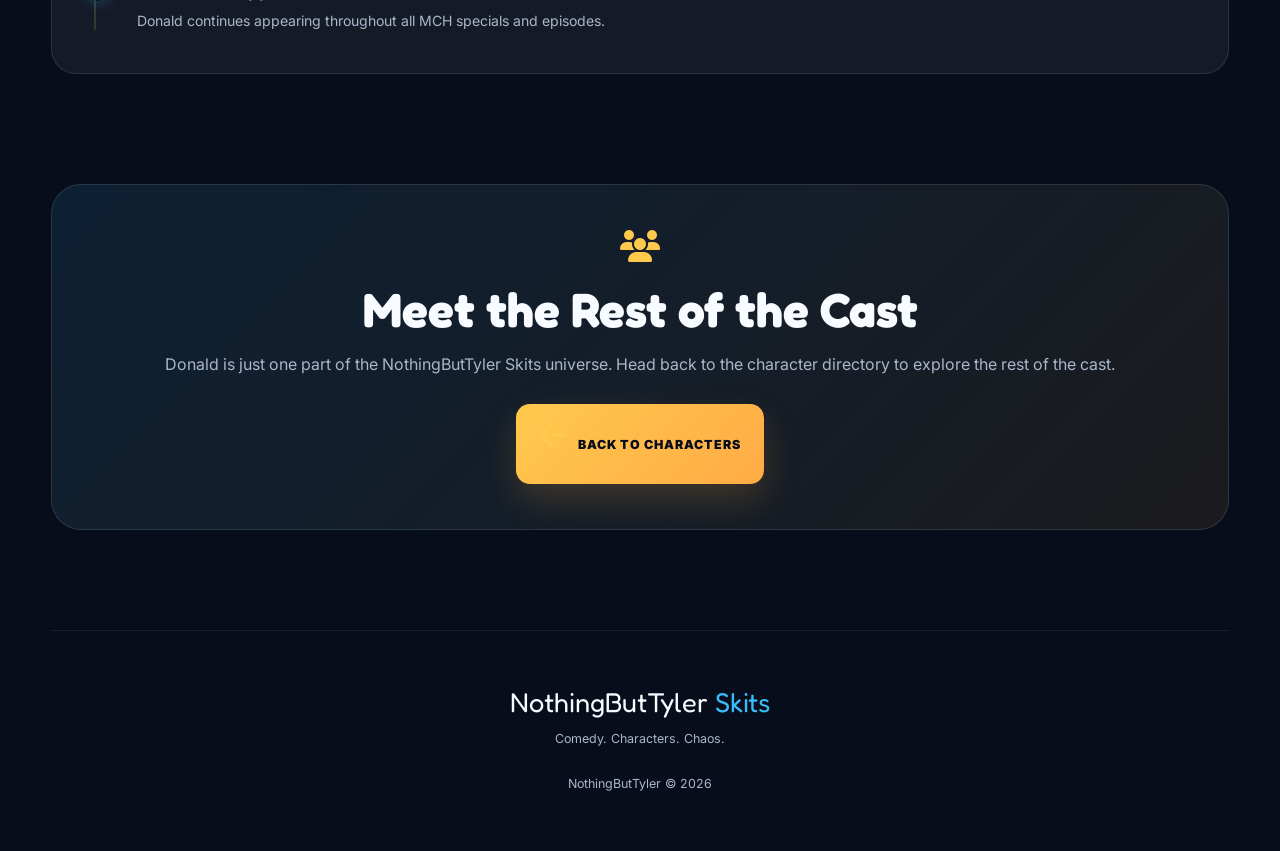
<file: cast/donald-duck.html>
<!DOCTYPE html>
<html lang="en">
<head>
    <meta charset="UTF-8">
    <meta name="viewport" content="width=device-width, initial-scale=1.0">

    <title>Donald Duck - Characters | NothingButTyler Skits</title>

    <meta name="description" content="Meet Donald Duck, the normally chill and kind MCH character whose legendary crashouts can turn into enormous tantrums!">

    <link rel="stylesheet" href="https://cdnjs.cloudflare.com/ajax/libs/font-awesome/6.7.2/css/all.min.css">

    <link href="https://fonts.googleapis.com/css2?family=Fredoka:wght@400;500;600;700&family=Inter:wght@400;500;600;700;800;900&display=swap" rel="stylesheet">

    <link rel="stylesheet" href="https://nothingbuttylerskits.github.io/assets/files/styles.css">

    <style>
        /* PROFILE PAGE */

        .profile-hero {
            width: min(1200px, 92%);
            margin: auto;
            padding: 150px 0 65px;
        }

        .breadcrumb {
            display: flex;
            align-items: center;
            flex-wrap: wrap;
            gap: 10px;
            color: var(--muted);
            font-size: 0.78rem;
            margin-bottom: 35px;
        }

        .breadcrumb a {
            color: var(--ice);
            text-decoration: none;
        }

        .breadcrumb a:hover {
            color: var(--ice-light);
        }

        .profile-header {
            display: grid;
            grid-template-columns: 280px 1fr;
            align-items: center;
            gap: 55px;
            padding: 40px;
            border-radius: 30px;
            background: var(--glass);
            border: 1px solid var(--border);
            box-shadow: var(--shadow);
        }

        .profile-picture {
            width: 100%;
            aspect-ratio: 1;
            overflow: hidden;
            border-radius: 25px;
            border: 3px solid rgba(56, 189, 248, 0.25);
            box-shadow: 0 15px 45px rgba(0, 0, 0, 0.35);
        }

        .profile-picture img {
            width: 100%;
            height: 100%;
            display: block;
            object-fit: cover;
        }

        .profile-category {
            display: inline-flex;
            align-items: center;
            gap: 8px;
            padding: 9px 15px;
            border-radius: 50px;
            color: var(--gold);
            background: rgba(255, 201, 77, 0.07);
            border: 1px solid rgba(255, 201, 77, 0.25);
            font-size: 0.68rem;
            font-weight: 900;
            letter-spacing: 1.5px;
            text-transform: uppercase;
            margin-bottom: 20px;
        }

        .profile-info h1 {
            font-family: "Fredoka", sans-serif;
            font-size: clamp(2.8rem, 6vw, 5rem);
            line-height: 1;
            letter-spacing: -2px;
            margin-bottom: 18px;
        }

        .profile-info h1 span {
            color: var(--ice);
        }

        .profile-description {
            max-width: 650px;
            color: var(--muted);
            line-height: 1.85;
            font-size: 1rem;
        }

        .profile-meta {
            display: flex;
            flex-wrap: wrap;
            gap: 12px;
            margin-top: 25px;
        }

        .meta-item {
            display: inline-flex;
            align-items: center;
            gap: 9px;
            padding: 10px 14px;
            border-radius: 12px;
            background: rgba(255, 255, 255, 0.045);
            border: 1px solid var(--border);
            color: var(--muted);
            font-size: 0.72rem;
            font-weight: 700;
        }

        .meta-item i {
            color: var(--ice);
        }

        /* CONTENT SECTIONS */

        .profile-section {
            width: min(1200px, 92%);
            margin: auto;
            padding: 55px 0;
        }

        .profile-section-heading {
            margin-bottom: 30px;
        }

        .profile-section-heading .eyebrow {
            margin-bottom: 12px;
        }

        .profile-section-heading h2 {
            font-family: "Fredoka", sans-serif;
            font-size: clamp(2.2rem, 4vw, 3.4rem);
            line-height: 1.05;
        }

        .profile-section-heading p {
            color: var(--muted);
            line-height: 1.8;
            margin-top: 12px;
            max-width: 700px;
        }

        .profile-card {
            padding: 35px;
            border-radius: 25px;
            background: var(--glass);
            border: 1px solid var(--border);
            transition: 0.3s ease;
        }

        .profile-card:hover {
            border-color: rgba(56, 189, 248, 0.3);
            transform: translateY(-4px);
        }

        .profile-card p {
            color: var(--muted);
            line-height: 1.9;
            font-size: 0.95rem;
        }

        .profile-card p + p {
            margin-top: 15px;
        }

        .profile-card-icon {
            width: 55px;
            height: 55px;
            display: grid;
            place-items: center;
            border-radius: 17px;
            color: var(--ice);
            background: rgba(56, 189, 248, 0.1);
            border: 1px solid rgba(56, 189, 248, 0.2);
            font-size: 1.3rem;
            margin-bottom: 22px;
        }

        /* QUOTE */

        .coach-quote {
            position: relative;
            padding: 35px;
            margin-top: 22px;
            border-radius: 25px;
            background: rgba(255, 201, 77, 0.055);
            border: 1px solid rgba(255, 201, 77, 0.2);
        }

        .coach-quote i {
            color: var(--gold);
            font-size: 1.6rem;
            margin-bottom: 15px;
        }

        .coach-quote h3 {
            font-family: "Fredoka", sans-serif;
            font-size: clamp(1.6rem, 4vw, 2.5rem);
            color: var(--gold);
            line-height: 1.2;
        }

        .coach-quote p {
            color: var(--muted);
            font-size: 0.8rem;
            margin-top: 12px;
        }

        /* FUN FACTS */

        .fact-grid {
            display: grid;
            grid-template-columns: repeat(3, 1fr);
            gap: 18px;
        }

        .fact-card {
            padding: 27px;
            border-radius: 22px;
            background: var(--glass);
            border: 1px solid var(--border);
            transition: 0.3s ease;
        }

        .fact-card:hover {
            transform: translateY(-6px);
            border-color: rgba(255, 201, 77, 0.35);
        }

        .fact-card i {
            color: var(--gold);
            font-size: 1.5rem;
            margin-bottom: 18px;
        }

        .fact-card h3 {
            font-family: "Fredoka", sans-serif;
            font-size: 1.25rem;
            margin-bottom: 10px;
        }

        .fact-card p {
            color: var(--muted);
            font-size: 0.85rem;
            line-height: 1.75;
        }

        /* APPEARANCES */

        .appearance-list {
            display: grid;
            gap: 18px;
        }

        .appearance-card {
            display: flex;
            align-items: flex-start;
            gap: 22px;
            padding: 27px;
            border-radius: 22px;
            background: var(--glass);
            border: 1px solid var(--border);
            transition: 0.3s ease;
        }

        .appearance-card:hover {
            transform: translateY(-4px);
            border-color: rgba(56, 189, 248, 0.35);
        }

        .appearance-icon {
            width: 65px;
            height: 65px;
            flex-shrink: 0;
            display: grid;
            place-items: center;
            border-radius: 18px;
            background: rgba(255, 201, 77, 0.1);
            color: var(--gold);
            font-size: 1.5rem;
        }

        .appearance-label {
            display: inline-block;
            color: var(--ice);
            font-size: 0.65rem;
            font-weight: 900;
            letter-spacing: 1.5px;
            text-transform: uppercase;
            margin-bottom: 8px;
        }

        .appearance-card h3 {
            font-family: "Fredoka", sans-serif;
            font-size: 1.4rem;
            margin-bottom: 9px;
        }

        .appearance-card p {
            color: var(--muted);
            font-size: 0.87rem;
            line-height: 1.8;
        }

        .appearance-card .appearance-extra {
            margin-top: 10px;
            color: var(--gold-light);
            font-size: 0.8rem;
            font-style: italic;
        }

        /* TIMELINE */

        .timeline {
            position: relative;
            display: grid;
            gap: 25px;
            padding-left: 30px;
        }

        .timeline::before {
            content: "";
            position: absolute;
            left: 7px;
            top: 8px;
            bottom: 8px;
            width: 2px;
            background: linear-gradient(
                to bottom,
                var(--ice),
                rgba(255, 201, 77, 0.15)
            );
        }

        .timeline-item {
            position: relative;
            padding: 5px 0 5px 20px;
        }

        .timeline-item::before {
            content: "";
            position: absolute;
            left: -29px;
            top: 9px;
            width: 14px;
            height: 14px;
            border-radius: 50%;
            background: var(--ice);
            border: 3px solid var(--midnight);
            box-shadow: 0 0 15px rgba(56, 189, 248, 0.4);
        }

        .timeline-item h3 {
            font-family: "Fredoka", sans-serif;
            font-size: 1.25rem;
            margin-bottom: 7px;
        }

        .timeline-item p {
            color: var(--muted);
            font-size: 0.88rem;
            line-height: 1.8;
        }

        /* BOTTOM CTA */

        .profile-cta {
            width: min(1200px, 92%);
            margin: 55px auto 100px;
            padding: 45px;
            text-align: center;
            border-radius: 30px;
            background: linear-gradient(
                135deg,
                rgba(56, 189, 248, 0.11),
                rgba(255, 201, 77, 0.08)
            );
            border: 1px solid var(--border);
        }

        .profile-cta i {
            color: var(--gold);
            font-size: 2rem;
            margin-bottom: 18px;
        }

        .profile-cta h2 {
            font-family: "Fredoka", sans-serif;
            font-size: clamp(2rem, 4vw, 3rem);
            margin-bottom: 12px;
        }

        .profile-cta p {
            color: var(--muted);
            line-height: 1.8;
            margin-bottom: 25px;
        }

        /* RESPONSIVE */

        @media (max-width: 900px) {
            .profile-header {
                grid-template-columns: 220px 1fr;
                gap: 30px;
                padding: 28px;
            }

            .fact-grid {
                grid-template-columns: repeat(2, 1fr);
            }
        }

        @media (max-width: 650px) {
            .profile-hero {
                padding-top: 120px;
            }

            .profile-header {
                grid-template-columns: 1fr;
                text-align: center;
                padding: 25px;
            }

            .profile-picture {
                width: min(230px, 75%);
                margin: auto;
            }

            .profile-meta {
                justify-content: center;
            }

            .profile-section {
                padding: 40px 0;
            }

            .profile-card {
                padding: 25px;
            }

            .fact-grid {
                grid-template-columns: 1fr;
            }

            .appearance-card {
                flex-direction: column;
            }

            .profile-cta {
                padding: 30px 22px;
            }
        }
    </style>
</head>

<body>

    <!-- BACKGROUND -->
    <div class="background-lights">
        <div class="spotlight one"></div>
        <div class="spotlight two"></div>

        <i class="fa-solid fa-film floating-icon icon-one"></i>
        <i class="fa-solid fa-star floating-icon icon-two"></i>
        <i class="fa-solid fa-clapperboard floating-icon icon-three"></i>
    </div>

    <!-- NAVIGATION -->
    <nav id="navbar">
        <div class="nav-container">

            <a href="/" class="brand">
                <div class="brand-icon">
                    <img src="https://nothingbuttylerskits.github.io/assets/images/logo.jpg" alt="NothingButTyler Skits">
                </div>

                <div class="brand-text">
                    NothingButTyler
                    <small>SKITS</small>
                </div>
            </a>

            <button class="menu-button" id="menuButton" aria-label="Open navigation" aria-expanded="false">
                <i class="fa-solid fa-bars"></i>
            </button>

            <div class="nav-links" id="navLinks">
                <a href="/">Skits</a>
                <a href="/characters.html" class="active">Characters</a>
                <a href="/behind-the-scenes.html">Behind the Scenes</a>
                <a href="https://nothingbuttyler.is-a-good.dev/" class="peak-button">
                    <i class="fa-solid fa-mountain"></i>
                    Back to Peak
                </a>
            </div>

        </div>
    </nav>

    <!-- PROFILE HERO -->
    <header class="profile-hero">

        <div class="breadcrumb">
            <a href="/">Skits</a>
            <i class="fa-solid fa-chevron-right"></i>
            <a href="/characters.html">Characters</a>
            <i class="fa-solid fa-chevron-right"></i>
            <span>Donald Duck</span>
        </div>

        <div class="profile-header">

            <div class="profile-picture">
                <img
                    src="https://nothingbuttylerskits.github.io/assets/images/cast/1x1/pfp_MCH_Donald_1x1.jpg"
                    alt="Donald Duck"
                >
            </div>

            <div class="profile-info">

                <div class="profile-category">
                    <i class="fa-solid fa-star"></i>
                    MCH Character
                </div>

                <h1><span>Donald</span> Duck</h1>

                <p class="profile-description">
                    A normally chill and kind guy who just wants to enjoy life.
                    But don't make him crash out! His tantrums can go from
                    little outbursts to some of the biggest meltdowns imaginable.
                </p>

                <div class="profile-meta">

                    <div class="meta-item">
                        <i class="fa-solid fa-users"></i>
                        Mickey's Friend
                    </div>

                    <div class="meta-item">
                        <i class="fa-solid fa-heart"></i>
                        Daisy's Partner
                    </div>

                    <div class="meta-item">
                        <i class="fa-solid fa-bolt"></i>
                        Professional Crasher
                    </div>

                </div>

            </div>

        </div>

    </header>

    <!-- ABOUT -->
    <section class="profile-section reveal">

        <div class="profile-section-heading">
            <div class="eyebrow">GET TO KNOW HIM</div>
            <h2>About Donald</h2>
            <p>
                A chill guy with a surprisingly explosive temper.
                Just be careful what you do around him!
            </p>
        </div>

        <div class="profile-card">

            <div class="profile-card-icon">
                <i class="fa-solid fa-user"></i>
            </div>

            <p>
                <strong>Donald Duck</strong> is one of the MCH characters
                and a longtime friend of Mickey. Most of the time, Donald
                is a pretty simple, relaxed, and kind guy. He's generally
                easy to get along with, as long as everything is going well.
            </p>

            <p>
                However, Donald has one very noticeable weakness:
                he can crash out when someone annoys him.
                It might start with a small tantrum, but that doesn't
                mean it'll stay small for long.
            </p>

            <p>
                If someone continues doing something that bothers him
                while he's already upset, Donald can throw the biggest
                tantrum imaginable. What started as a little annoyance
                can quickly turn into a full-on meltdown.
            </p>

            <p>
                And there's something even more unusual about his
                crashouts: on rare occasions, Donald might actually
                turn into a giant monster! It doesn't happen often,
                but it's definitely something worth knowing about.
            </p>

            <p>
                Donald and <strong>Daisy</strong> also have their
                fair share of arguments. During disagreements,
                Donald tends to crash out much more than Daisy does.
                Their relationship has its chaotic moments,
                even though they care about each other.
            </p>

            <p>
                But don't let the tantrums fool you. When Donald
                isn't upset, he's honestly just a chill, kind person.
                He's not always looking for trouble, and he can
                be perfectly friendly when nobody is pushing
                his buttons.
            </p>

        </div>

        <div class="coach-quote">

            <i class="fa-solid fa-quote-left"></i>

            <h3>Don't make him crash out. Seriously.</h3>

            <p>
                A very important lesson when dealing with Donald Duck.
            </p>

        </div>

    </section>

    <!-- HIS STORY -->
    <section class="profile-section reveal">

        <div class="profile-section-heading">
            <div class="eyebrow">HIS JOURNEY</div>
            <h2>How He Started</h2>
            <p>
                From becoming part of Mickey's friend group
                to making appearances throughout the MCH universe.
            </p>
        </div>

        <div class="profile-card">

            <div class="profile-card-icon">
                <i class="fa-solid fa-book-open"></i>
            </div>

            <p>
                Donald is part of Mickey's longtime friend group,
                alongside Minnie and Goofy. As their group grew,
                Donald eventually met <strong>Daisy</strong>,
                and the two became a couple.
            </p>

            <p>
                Their relationship is not without its disagreements.
                Daisy can usually handle arguments more calmly,
                while Donald is much more likely to have a crashout.
                It's just part of what makes their interactions
                so entertaining.
            </p>

            <p>
                As a member of the group, Donald is also part of
                the larger clubhouse life shared by Mickey and
                their friends. The group has continued spending
                time together as they've grown older.
            </p>

            <p>
                Donald has become a recurring character throughout
                the MCH universe, appearing in all MCH specials
                and episodes. Whether he's having a normal day
                or getting caught in another argument, there's
                always a chance for something chaotic to happen.
            </p>

        </div>

    </section>

    <!-- FUN FACTS -->
    <section class="profile-section reveal">

        <div class="profile-section-heading">
            <div class="eyebrow">DID YOU KNOW?</div>
            <h2>Fun Facts About Donald</h2>
            <p>
                Some things you might want to know before
                accidentally making Donald crash out.
            </p>
        </div>

        <div class="fact-grid">

            <div class="fact-card">
                <i class="fa-solid fa-face-smile"></i>
                <h3>Pretty Chill</h3>
                <p>
                    When he's in a good mood, Donald is
                    a simple, relaxed, and kind guy.
                </p>
            </div>

            <div class="fact-card">
                <i class="fa-solid fa-face-angry"></i>
                <h3>The Crashouts</h3>
                <p>
                    Donald can go from a little tantrum
                    to an enormous meltdown when pushed.
                </p>
            </div>

            <div class="fact-card">
                <i class="fa-solid fa-dragon"></i>
                <h3>Monster Mode</h3>
                <p>
                    On rare occasions, Donald might
                    transform into a giant monster
                    during a particularly big crashout.
                </p>
            </div>

            <div class="fact-card">
                <i class="fa-solid fa-heart"></i>
                <h3>With Daisy</h3>
                <p>
                    Donald and Daisy are a couple,
                    although they sometimes have arguments.
                </p>
            </div>

            <div class="fact-card">
                <i class="fa-solid fa-bolt"></i>
                <h3>Short Fuse</h3>
                <p>
                    If someone keeps annoying him while
                    he's already upset, his tantrum can
                    become much bigger.
                </p>
            </div>

            <div class="fact-card">
                <i class="fa-solid fa-users"></i>
                <h3>Part of the Group</h3>
                <p>
                    Donald is one of Mickey's longtime
                    friends and an important part of
                    the MCH cast.
                </p>
            </div>

            <div class="fact-card">
                <i class="fa-solid fa-film"></i>
                <h3>Always Appearing</h3>
                <p>
                    Donald appears throughout all
                    MCH specials and episodes.
                </p>
            </div>

            <div class="fact-card">
                <i class="fa-solid fa-face-grin"></i>
                <h3>Not Always Angry</h3>
                <p>
                    Despite his reputation for crashing out,
                    Donald is usually perfectly chill
                    when things are going well.
                </p>
            </div>

            <div class="fact-card">
                <i class="fa-solid fa-fire"></i>
                <h3>Things Escalate Quickly</h3>
                <p>
                    Sometimes all it takes is one more
                    annoying action to turn a small
                    tantrum into a huge one.
                </p>
            </div>

        </div>

    </section>

    <!-- OTHER APPEARANCES -->
    <section class="profile-section reveal">

        <div class="profile-section-heading">
            <div class="eyebrow">ON SCREEN</div>
            <h2>Other Appearances</h2>
            <p>
                Donald is a recurring part of the MCH universe,
                appearing throughout its specials and episodes.
            </p>
        </div>

        <div class="appearance-list">

            <div class="appearance-card">

                <div class="appearance-icon">
                    <i class="fa-solid fa-film"></i>
                </div>

                <div>

                    <div class="appearance-label">
                        MCH SPECIAL
                    </div>

                    <h3>Mickey Refuses To Do The Dishes 1</h3>

                    <p>
                        Donald appears as part of the MCH cast
                        in the first special.
                    </p>

                    <p class="appearance-extra">
                        One of his appearances in the MCH specials!
                    </p>

                </div>

            </div>

            <div class="appearance-card">

                <div class="appearance-icon">
                    <i class="fa-solid fa-film"></i>
                </div>

                <div>

                    <div class="appearance-label">
                        MCH SPECIAL
                    </div>

                    <h3>Mickey Refuses To Do The Dishes 2</h3>

                    <p>
                        Donald returns in the second special,
                        continuing his appearances alongside
                        Mickey and the rest of the group.
                    </p>

                    <p class="appearance-extra">
                        The chaos continues!
                    </p>

                </div>

            </div>

            <div class="appearance-card">

                <div class="appearance-icon">
                    <i class="fa-solid fa-tv"></i>
                </div>

                <div>

                    <div class="appearance-label">
                        MCH SERIES
                    </div>

                    <h3>Other MCH Specials & Episodes</h3>

                    <p>
                        Donald appears throughout all MCH specials
                        and episodes, making him a recurring
                        character in the universe.
                    </p>

                    <p class="appearance-extra">
                        There's plenty more Donald to come!
                    </p>

                </div>

            </div>

        </div>

    </section>

    <!-- TIMELINE -->
    <section class="profile-section reveal">

        <div class="profile-section-heading">
            <div class="eyebrow">THE STORY SO FAR</div>
            <h2>Donald's Journey</h2>
            <p>
                A look at some of the known parts of
                Donald's life and his place in the MCH universe.
            </p>
        </div>

        <div class="profile-card">

            <div class="timeline">

                <div class="timeline-item">
                    <h3>Becoming Friends with Mickey</h3>
                    <p>
                        Donald becomes part of Mickey's
                        longtime friend group, alongside
                        Minnie and Goofy.
                    </p>
                </div>

                <div class="timeline-item">
                    <h3>Meeting Daisy</h3>
                    <p>
                        Donald meets Daisy, and the two
                        eventually become a couple.
                    </p>
                </div>

                <div class="timeline-item">
                    <h3>Life with the Group</h3>
                    <p>
                        Donald continues spending time
                        with Mickey and their friends
                        as the group grows older.
                    </p>
                </div>

                <div class="timeline-item">
                    <h3>MCH MRTDTS 1</h3>
                    <p>
                        Donald appears in the first
                        Mickey Refuses to Do the Dishes special.
                    </p>
                </div>

                <div class="timeline-item">
                    <h3>MCH MRTDTS 2</h3>
                    <p>
                        Donald returns for the second
                        special, continuing his role
                        in the MCH universe.
                    </p>
                </div>

                <div class="timeline-item">
                    <h3>More MCH Appearances</h3>
                    <p>
                        Donald continues appearing
                        throughout all MCH specials
                        and episodes.
                    </p>
                </div>

            </div>

        </div>

    </section>

    <!-- BOTTOM CTA -->
    <section class="profile-cta reveal">

        <i class="fa-solid fa-users"></i>

        <h2>Meet the Rest of the Cast</h2>

        <p>
            Donald is just one part of the NothingButTyler
            Skits universe. Head back to the character directory
            to explore the rest of the cast.
        </p>

        <a href="/characters.html" class="button button-primary">
            <i class="fa-solid fa-arrow-left"></i>
            Back to Characters
        </a>

    </section>

    <!-- FOOTER -->
    <footer>

        <div class="footer-logo">
            NothingButTyler <span>Skits</span>
        </div>

        <p class="footer-text">
            Comedy. Characters. Chaos.
            <br><br>
            NothingButTyler © 2026
        </p>

    </footer>

    <script>
        // NAVIGATION

        const navbar = document.getElementById("navbar");
        const menuButton = document.getElementById("menuButton");
        const navLinks = document.getElementById("navLinks");

        window.addEventListener("scroll", () => {
            navbar.classList.toggle("scrolled", window.scrollY > 30);
        });

        menuButton.addEventListener("click", () => {
            const isOpen = navLinks.classList.toggle("open");

            menuButton.setAttribute("aria-expanded", isOpen);

            menuButton.innerHTML = isOpen
                ? '<i class="fa-solid fa-xmark"></i>'
                : '<i class="fa-solid fa-bars"></i>';
        });

        navLinks.querySelectorAll("a").forEach(link => {
            link.addEventListener("click", () => {
                navLinks.classList.remove("open");
                menuButton.setAttribute("aria-expanded", "false");
                menuButton.innerHTML = '<i class="fa-solid fa-bars"></i>';
            });
        });

        // SCROLL REVEAL

        const revealObserver = new IntersectionObserver(entries => {
            entries.forEach(entry => {
                if (entry.isIntersecting) {
                    entry.target.classList.add("active");
                    revealObserver.unobserve(entry.target);
                }
            });
        }, {
            threshold: 0.12
        });

        document.querySelectorAll(".reveal").forEach(element => {
            revealObserver.observe(element);
        });
    </script>

</body>
</html>
</file>
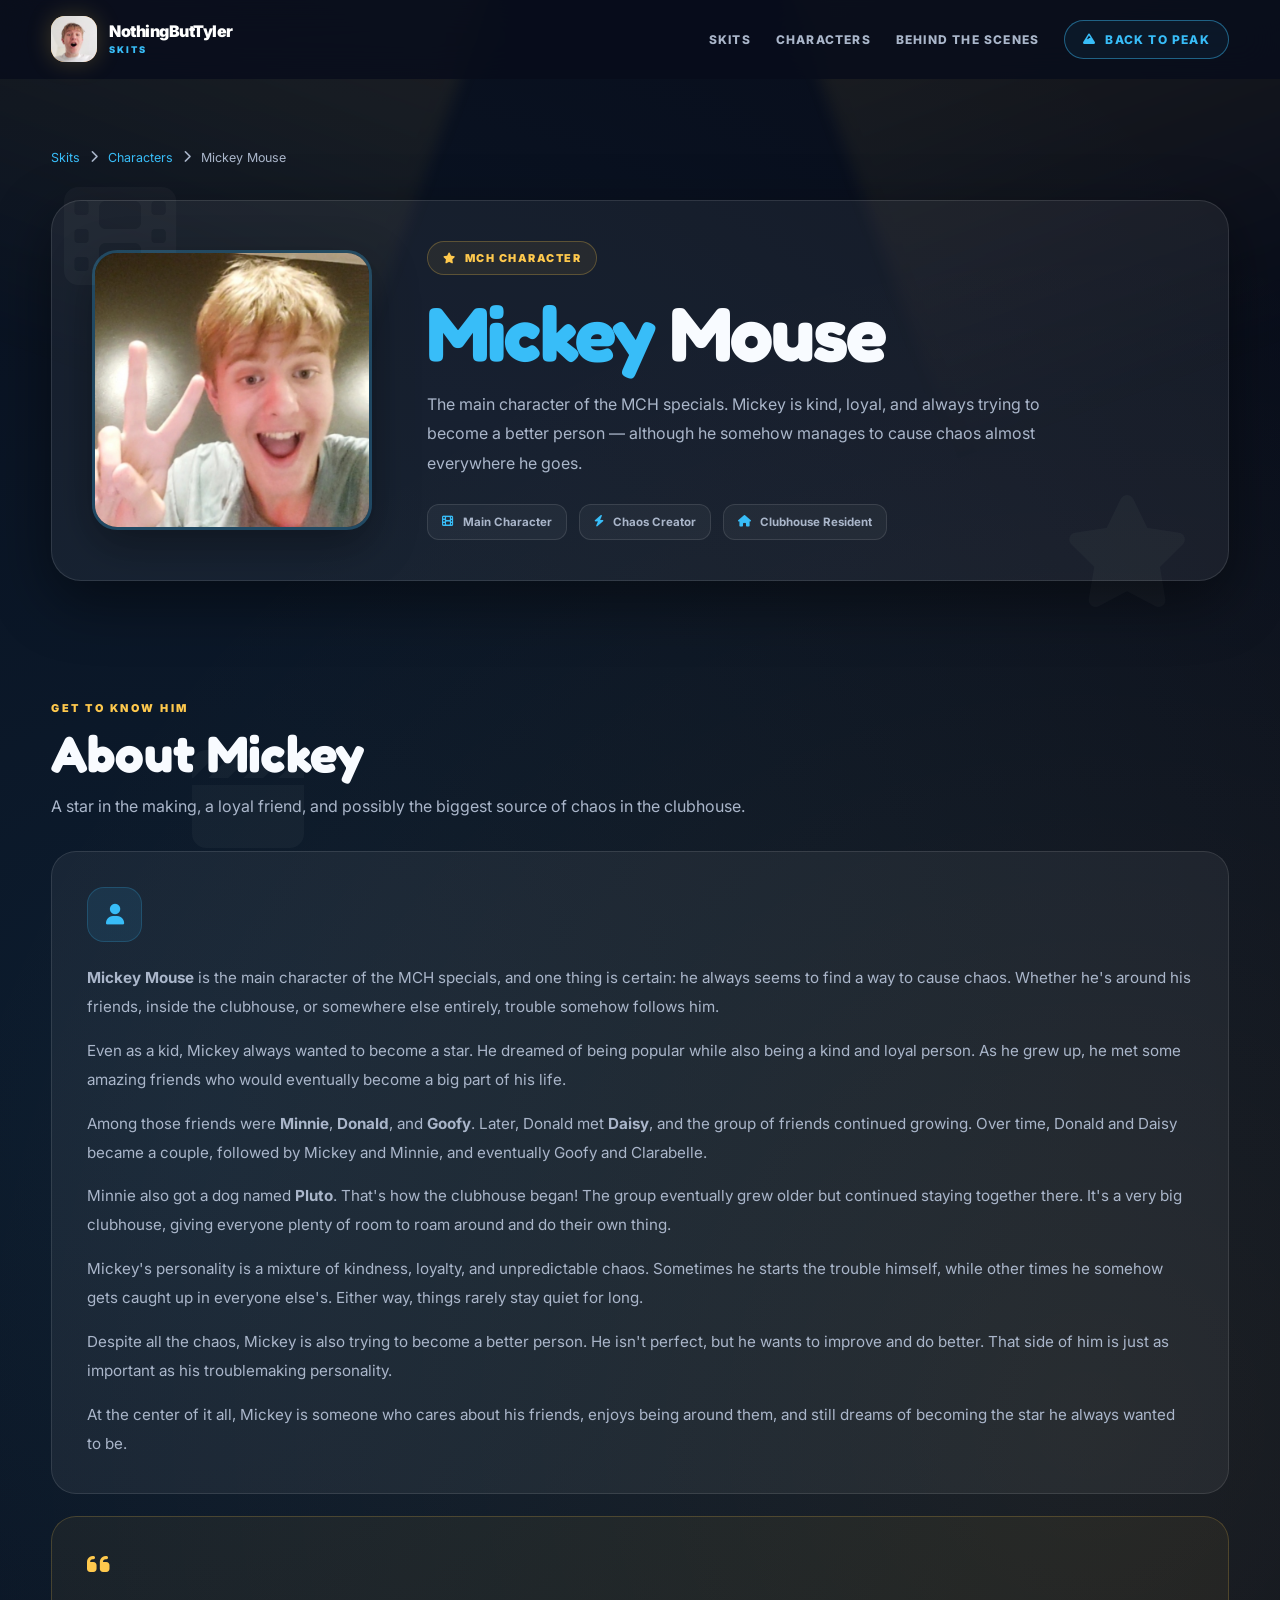
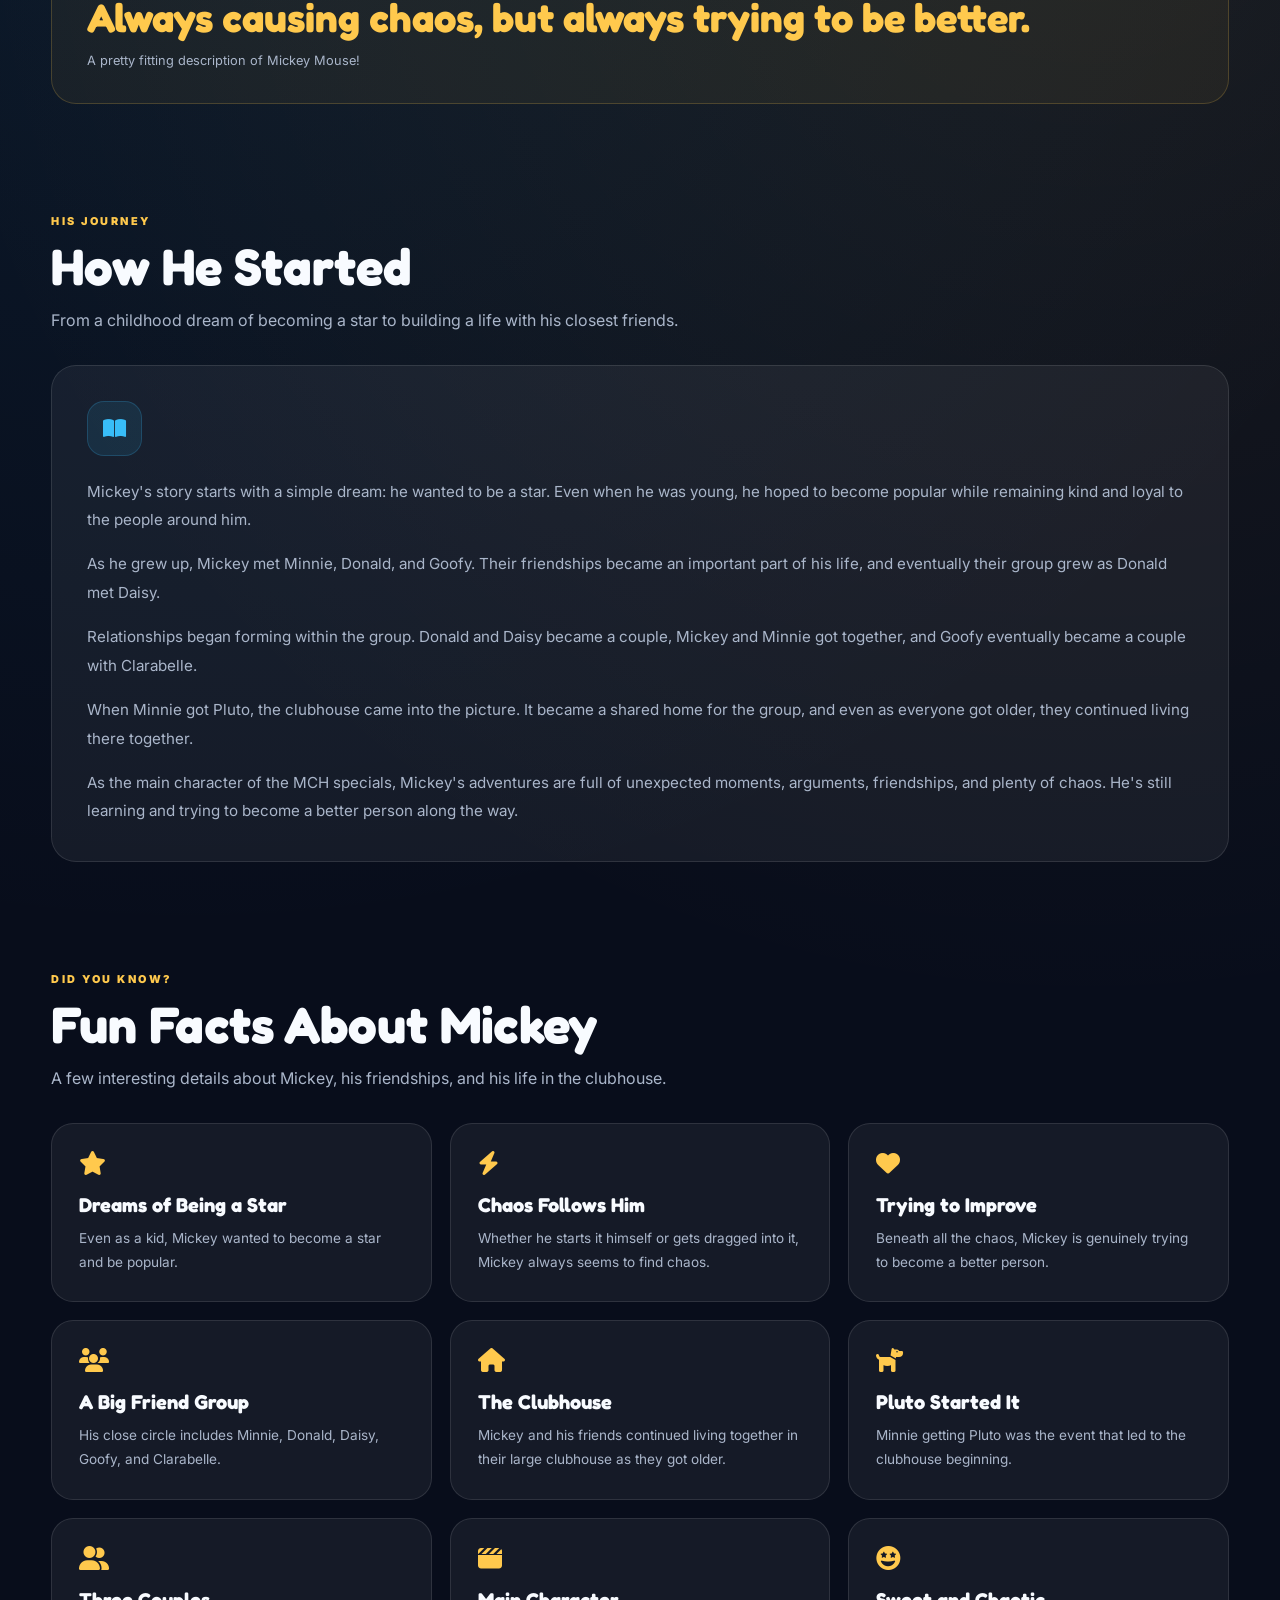
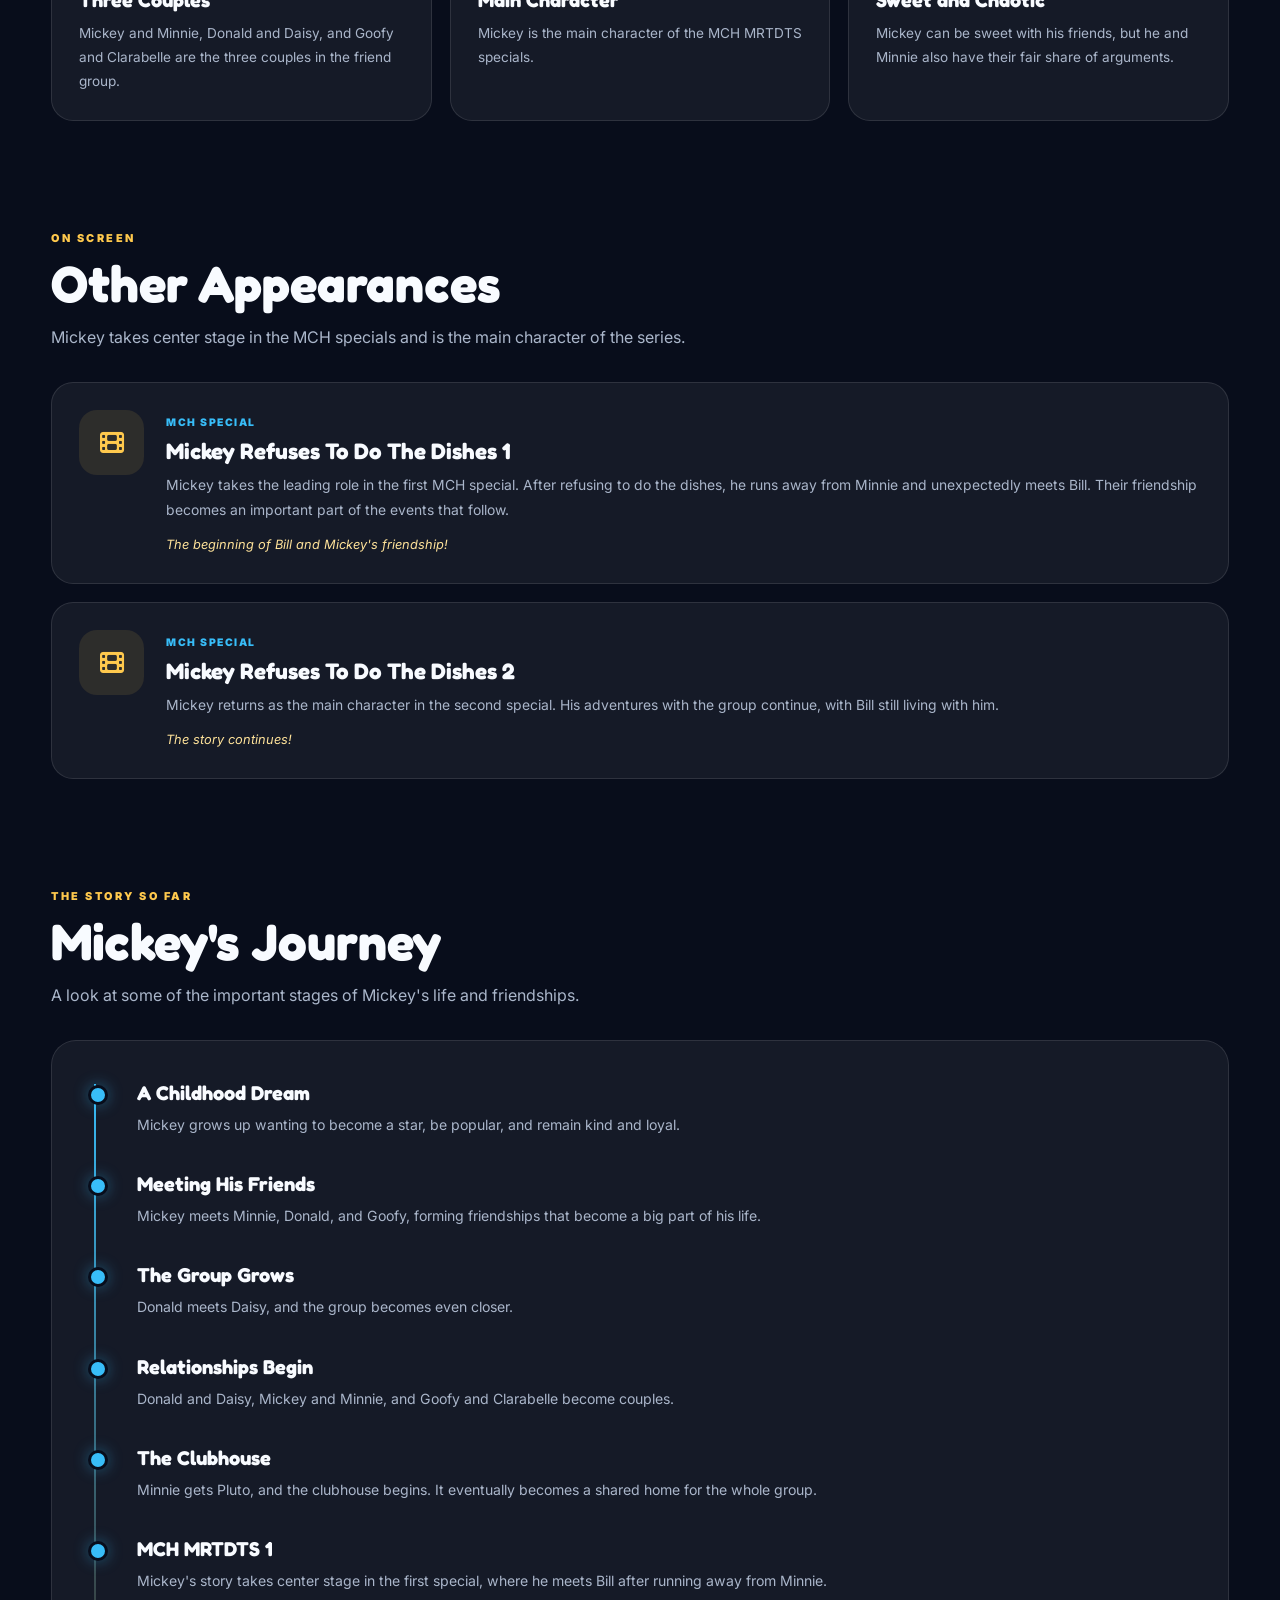
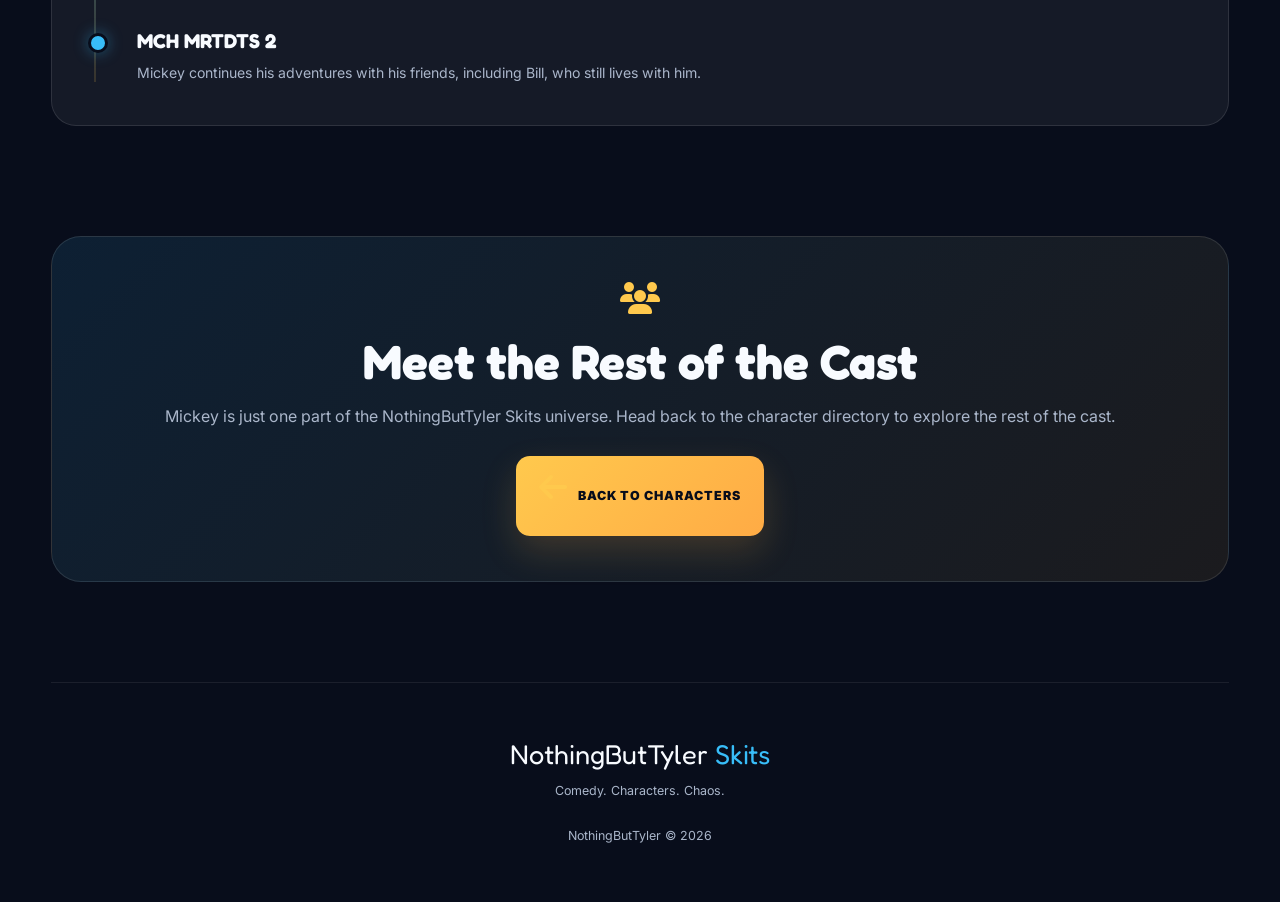
<file: cast/mickey-mouse.html>
<!DOCTYPE html>
<html lang="en">
<head>
    <meta charset="UTF-8">
    <meta name="viewport" content="width=device-width, initial-scale=1.0">

    <title>Mickey Mouse - Characters | NothingButTyler Skits</title>

    <meta name="description" content="Meet Mickey Mouse, the chaotic, loyal, and kind-hearted main character of the MCH specials.">

    <link rel="stylesheet" href="https://cdnjs.cloudflare.com/ajax/libs/font-awesome/6.7.2/css/all.min.css">

    <link href="https://fonts.googleapis.com/css2?family=Fredoka:wght@400;500;600;700&family=Inter:wght@400;500;600;700;800;900&display=swap" rel="stylesheet">

    <link rel="stylesheet" href="https://nothingbuttylerskits.github.io/assets/files/styles.css">

    <style>
        /* PROFILE PAGE */

        .profile-hero {
            width: min(1200px, 92%);
            margin: auto;
            padding: 150px 0 65px;
        }

        .breadcrumb {
            display: flex;
            align-items: center;
            flex-wrap: wrap;
            gap: 10px;
            color: var(--muted);
            font-size: 0.78rem;
            margin-bottom: 35px;
        }

        .breadcrumb a {
            color: var(--ice);
            text-decoration: none;
        }

        .breadcrumb a:hover {
            color: var(--ice-light);
        }

        .profile-header {
            display: grid;
            grid-template-columns: 280px 1fr;
            align-items: center;
            gap: 55px;
            padding: 40px;
            border-radius: 30px;
            background: var(--glass);
            border: 1px solid var(--border);
            box-shadow: var(--shadow);
        }

        .profile-picture {
            width: 100%;
            aspect-ratio: 1;
            overflow: hidden;
            border-radius: 25px;
            border: 3px solid rgba(56, 189, 248, 0.25);
            box-shadow: 0 15px 45px rgba(0, 0, 0, 0.35);
        }

        .profile-picture img {
            width: 100%;
            height: 100%;
            display: block;
            object-fit: cover;
        }

        .profile-category {
            display: inline-flex;
            align-items: center;
            gap: 8px;
            padding: 9px 15px;
            border-radius: 50px;
            color: var(--gold);
            background: rgba(255, 201, 77, 0.07);
            border: 1px solid rgba(255, 201, 77, 0.25);
            font-size: 0.68rem;
            font-weight: 900;
            letter-spacing: 1.5px;
            text-transform: uppercase;
            margin-bottom: 20px;
        }

        .profile-info h1 {
            font-family: "Fredoka", sans-serif;
            font-size: clamp(2.8rem, 6vw, 5rem);
            line-height: 1;
            letter-spacing: -2px;
            margin-bottom: 18px;
        }

        .profile-info h1 span {
            color: var(--ice);
        }

        .profile-description {
            max-width: 650px;
            color: var(--muted);
            line-height: 1.85;
            font-size: 1rem;
        }

        .profile-meta {
            display: flex;
            flex-wrap: wrap;
            gap: 12px;
            margin-top: 25px;
        }

        .meta-item {
            display: inline-flex;
            align-items: center;
            gap: 9px;
            padding: 10px 14px;
            border-radius: 12px;
            background: rgba(255, 255, 255, 0.045);
            border: 1px solid var(--border);
            color: var(--muted);
            font-size: 0.72rem;
            font-weight: 700;
        }

        .meta-item i {
            color: var(--ice);
        }

        /* CONTENT SECTIONS */

        .profile-section {
            width: min(1200px, 92%);
            margin: auto;
            padding: 55px 0;
        }

        .profile-section-heading {
            margin-bottom: 30px;
        }

        .profile-section-heading .eyebrow {
            margin-bottom: 12px;
        }

        .profile-section-heading h2 {
            font-family: "Fredoka", sans-serif;
            font-size: clamp(2.2rem, 4vw, 3.4rem);
            line-height: 1.05;
        }

        .profile-section-heading p {
            color: var(--muted);
            line-height: 1.8;
            margin-top: 12px;
            max-width: 700px;
        }

        .profile-card {
            padding: 35px;
            border-radius: 25px;
            background: var(--glass);
            border: 1px solid var(--border);
            transition: 0.3s ease;
        }

        .profile-card:hover {
            border-color: rgba(56, 189, 248, 0.3);
            transform: translateY(-4px);
        }

        .profile-card p {
            color: var(--muted);
            line-height: 1.9;
            font-size: 0.95rem;
        }

        .profile-card p + p {
            margin-top: 15px;
        }

        .profile-card-icon {
            width: 55px;
            height: 55px;
            display: grid;
            place-items: center;
            border-radius: 17px;
            color: var(--ice);
            background: rgba(56, 189, 248, 0.1);
            border: 1px solid rgba(56, 189, 248, 0.2);
            font-size: 1.3rem;
            margin-bottom: 22px;
        }

        /* QUOTE */

        .coach-quote {
            position: relative;
            padding: 35px;
            margin-top: 22px;
            border-radius: 25px;
            background: rgba(255, 201, 77, 0.055);
            border: 1px solid rgba(255, 201, 77, 0.2);
        }

        .coach-quote i {
            color: var(--gold);
            font-size: 1.6rem;
            margin-bottom: 15px;
        }

        .coach-quote h3 {
            font-family: "Fredoka", sans-serif;
            font-size: clamp(1.6rem, 4vw, 2.5rem);
            color: var(--gold);
            line-height: 1.2;
        }

        .coach-quote p {
            color: var(--muted);
            font-size: 0.8rem;
            margin-top: 12px;
        }

        /* FUN FACTS */

        .fact-grid {
            display: grid;
            grid-template-columns: repeat(3, 1fr);
            gap: 18px;
        }

        .fact-card {
            padding: 27px;
            border-radius: 22px;
            background: var(--glass);
            border: 1px solid var(--border);
            transition: 0.3s ease;
        }

        .fact-card:hover {
            transform: translateY(-6px);
            border-color: rgba(255, 201, 77, 0.35);
        }

        .fact-card i {
            color: var(--gold);
            font-size: 1.5rem;
            margin-bottom: 18px;
        }

        .fact-card h3 {
            font-family: "Fredoka", sans-serif;
            font-size: 1.25rem;
            margin-bottom: 10px;
        }

        .fact-card p {
            color: var(--muted);
            font-size: 0.85rem;
            line-height: 1.75;
        }

        /* APPEARANCES */

        .appearance-list {
            display: grid;
            gap: 18px;
        }

        .appearance-card {
            display: flex;
            align-items: flex-start;
            gap: 22px;
            padding: 27px;
            border-radius: 22px;
            background: var(--glass);
            border: 1px solid var(--border);
            transition: 0.3s ease;
        }

        .appearance-card:hover {
            transform: translateY(-4px);
            border-color: rgba(56, 189, 248, 0.35);
        }

        .appearance-icon {
            width: 65px;
            height: 65px;
            flex-shrink: 0;
            display: grid;
            place-items: center;
            border-radius: 18px;
            background: rgba(255, 201, 77, 0.1);
            color: var(--gold);
            font-size: 1.5rem;
        }

        .appearance-label {
            display: inline-block;
            color: var(--ice);
            font-size: 0.65rem;
            font-weight: 900;
            letter-spacing: 1.5px;
            text-transform: uppercase;
            margin-bottom: 8px;
        }

        .appearance-card h3 {
            font-family: "Fredoka", sans-serif;
            font-size: 1.4rem;
            margin-bottom: 9px;
        }

        .appearance-card p {
            color: var(--muted);
            font-size: 0.87rem;
            line-height: 1.8;
        }

        .appearance-card .appearance-extra {
            margin-top: 10px;
            color: var(--gold-light);
            font-size: 0.8rem;
            font-style: italic;
        }

        /* TIMELINE */

        .timeline {
            position: relative;
            display: grid;
            gap: 25px;
            padding-left: 30px;
        }

        .timeline::before {
            content: "";
            position: absolute;
            left: 7px;
            top: 8px;
            bottom: 8px;
            width: 2px;
            background: linear-gradient(
                to bottom,
                var(--ice),
                rgba(255, 201, 77, 0.15)
            );
        }

        .timeline-item {
            position: relative;
            padding: 5px 0 5px 20px;
        }

        .timeline-item::before {
            content: "";
            position: absolute;
            left: -29px;
            top: 9px;
            width: 14px;
            height: 14px;
            border-radius: 50%;
            background: var(--ice);
            border: 3px solid var(--midnight);
            box-shadow: 0 0 15px rgba(56, 189, 248, 0.4);
        }

        .timeline-item h3 {
            font-family: "Fredoka", sans-serif;
            font-size: 1.25rem;
            margin-bottom: 7px;
        }

        .timeline-item p {
            color: var(--muted);
            font-size: 0.88rem;
            line-height: 1.8;
        }

        /* BOTTOM CTA */

        .profile-cta {
            width: min(1200px, 92%);
            margin: 55px auto 100px;
            padding: 45px;
            text-align: center;
            border-radius: 30px;
            background: linear-gradient(
                135deg,
                rgba(56, 189, 248, 0.11),
                rgba(255, 201, 77, 0.08)
            );
            border: 1px solid var(--border);
        }

        .profile-cta i {
            color: var(--gold);
            font-size: 2rem;
            margin-bottom: 18px;
        }

        .profile-cta h2 {
            font-family: "Fredoka", sans-serif;
            font-size: clamp(2rem, 4vw, 3rem);
            margin-bottom: 12px;
        }

        .profile-cta p {
            color: var(--muted);
            line-height: 1.8;
            margin-bottom: 25px;
        }

        /* RESPONSIVE */

        @media (max-width: 900px) {
            .profile-header {
                grid-template-columns: 220px 1fr;
                gap: 30px;
                padding: 28px;
            }

            .fact-grid {
                grid-template-columns: repeat(2, 1fr);
            }
        }

        @media (max-width: 650px) {
            .profile-hero {
                padding-top: 120px;
            }

            .profile-header {
                grid-template-columns: 1fr;
                text-align: center;
                padding: 25px;
            }

            .profile-picture {
                width: min(230px, 75%);
                margin: auto;
            }

            .profile-meta {
                justify-content: center;
            }

            .profile-section {
                padding: 40px 0;
            }

            .profile-card {
                padding: 25px;
            }

            .fact-grid {
                grid-template-columns: 1fr;
            }

            .appearance-card {
                flex-direction: column;
            }

            .profile-cta {
                padding: 30px 22px;
            }
        }
    </style>
</head>

<body>

    <!-- BACKGROUND -->
    <div class="background-lights">
        <div class="spotlight one"></div>
        <div class="spotlight two"></div>

        <i class="fa-solid fa-film floating-icon icon-one"></i>
        <i class="fa-solid fa-star floating-icon icon-two"></i>
        <i class="fa-solid fa-clapperboard floating-icon icon-three"></i>
    </div>

    <!-- NAVIGATION -->
    <nav id="navbar">
        <div class="nav-container">

            <a href="/" class="brand">
                <div class="brand-icon">
                    <img src="https://nothingbuttylerskits.github.io/assets/images/logo.jpg" alt="NothingButTyler Skits">
                </div>

                <div class="brand-text">
                    NothingButTyler
                    <small>SKITS</small>
                </div>
            </a>

            <button class="menu-button" id="menuButton" aria-label="Open navigation" aria-expanded="false">
                <i class="fa-solid fa-bars"></i>
            </button>

            <div class="nav-links" id="navLinks">
                <a href="/">Skits</a>
                <a href="/characters.html" class="active">Characters</a>
                <a href="/behind-the-scenes.html">Behind the Scenes</a>
                <a href="https://nothingbuttyler.is-a-good.dev/" class="peak-button">
                    <i class="fa-solid fa-mountain"></i>
                    Back to Peak
                </a>
            </div>

        </div>
    </nav>

    <!-- PROFILE HERO -->
    <header class="profile-hero">

        <div class="breadcrumb">
            <a href="/">Skits</a>
            <i class="fa-solid fa-chevron-right"></i>
            <a href="/characters.html">Characters</a>
            <i class="fa-solid fa-chevron-right"></i>
            <span>Mickey Mouse</span>
        </div>

        <div class="profile-header">

            <div class="profile-picture">
                <img
                    src="https://nothingbuttylerskits.github.io/assets/images/cast/1x1/pfp_MCH_Mickey_1x1.jpg"
                    alt="Mickey Mouse"
                >
            </div>

            <div class="profile-info">

                <div class="profile-category">
                    <i class="fa-solid fa-star"></i>
                    MCH Character
                </div>

                <h1><span>Mickey</span> Mouse</h1>

                <p class="profile-description">
                    The main character of the MCH specials. Mickey is
                    kind, loyal, and always trying to become a better
                    person — although he somehow manages to cause chaos
                    almost everywhere he goes.
                </p>

                <div class="profile-meta">

                    <div class="meta-item">
                        <i class="fa-solid fa-film"></i>
                        Main Character
                    </div>

                    <div class="meta-item">
                        <i class="fa-solid fa-bolt"></i>
                        Chaos Creator
                    </div>

                    <div class="meta-item">
                        <i class="fa-solid fa-house"></i>
                        Clubhouse Resident
                    </div>

                </div>

            </div>

        </div>

    </header>

    <!-- ABOUT -->
    <section class="profile-section reveal">

        <div class="profile-section-heading">
            <div class="eyebrow">GET TO KNOW HIM</div>
            <h2>About Mickey</h2>
            <p>
                A star in the making, a loyal friend, and possibly
                the biggest source of chaos in the clubhouse.
            </p>
        </div>

        <div class="profile-card">

            <div class="profile-card-icon">
                <i class="fa-solid fa-user"></i>
            </div>

            <p>
                <strong>Mickey Mouse</strong> is the main character
                of the MCH specials, and one thing is certain:
                he always seems to find a way to cause chaos.
                Whether he's around his friends, inside the clubhouse,
                or somewhere else entirely, trouble somehow follows him.
            </p>

            <p>
                Even as a kid, Mickey always wanted to become a star.
                He dreamed of being popular while also being
                a kind and loyal person. As he grew up, he met
                some amazing friends who would eventually become
                a big part of his life.
            </p>

            <p>
                Among those friends were <strong>Minnie</strong>,
                <strong>Donald</strong>, and <strong>Goofy</strong>.
                Later, Donald met <strong>Daisy</strong>, and the
                group of friends continued growing. Over time,
                Donald and Daisy became a couple, followed by
                Mickey and Minnie, and eventually Goofy and Clarabelle.
            </p>

            <p>
                Minnie also got a dog named <strong>Pluto</strong>.
                That's how the clubhouse began! The group eventually
                grew older but continued staying together there.
                It's a very big clubhouse, giving everyone plenty
                of room to roam around and do their own thing.
            </p>

            <p>
                Mickey's personality is a mixture of kindness,
                loyalty, and unpredictable chaos. Sometimes
                he starts the trouble himself, while other times
                he somehow gets caught up in everyone else's.
                Either way, things rarely stay quiet for long.
            </p>

            <p>
                Despite all the chaos, Mickey is also trying
                to become a better person. He isn't perfect,
                but he wants to improve and do better.
                That side of him is just as important as
                his troublemaking personality.
            </p>

            <p>
                At the center of it all, Mickey is someone
                who cares about his friends, enjoys being
                around them, and still dreams of becoming
                the star he always wanted to be.
            </p>

        </div>

        <div class="coach-quote">

            <i class="fa-solid fa-quote-left"></i>

            <h3>Always causing chaos, but always trying to be better.</h3>

            <p>
                A pretty fitting description of Mickey Mouse!
            </p>

        </div>

    </section>

    <!-- HIS STORY -->
    <section class="profile-section reveal">

        <div class="profile-section-heading">
            <div class="eyebrow">HIS JOURNEY</div>
            <h2>How He Started</h2>
            <p>
                From a childhood dream of becoming a star
                to building a life with his closest friends.
            </p>
        </div>

        <div class="profile-card">

            <div class="profile-card-icon">
                <i class="fa-solid fa-book-open"></i>
            </div>

            <p>
                Mickey's story starts with a simple dream:
                he wanted to be a star. Even when he was young,
                he hoped to become popular while remaining
                kind and loyal to the people around him.
            </p>

            <p>
                As he grew up, Mickey met Minnie, Donald,
                and Goofy. Their friendships became an important
                part of his life, and eventually their group
                grew as Donald met Daisy.
            </p>

            <p>
                Relationships began forming within the group.
                Donald and Daisy became a couple, Mickey and
                Minnie got together, and Goofy eventually
                became a couple with Clarabelle.
            </p>

            <p>
                When Minnie got Pluto, the clubhouse came
                into the picture. It became a shared home
                for the group, and even as everyone got older,
                they continued living there together.
            </p>

            <p>
                As the main character of the MCH specials,
                Mickey's adventures are full of unexpected
                moments, arguments, friendships, and plenty
                of chaos. He's still learning and trying
                to become a better person along the way.
            </p>

        </div>

    </section>

    <!-- FUN FACTS -->
    <section class="profile-section reveal">

        <div class="profile-section-heading">
            <div class="eyebrow">DID YOU KNOW?</div>
            <h2>Fun Facts About Mickey</h2>
            <p>
                A few interesting details about Mickey,
                his friendships, and his life in the clubhouse.
            </p>
        </div>

        <div class="fact-grid">

            <div class="fact-card">
                <i class="fa-solid fa-star"></i>
                <h3>Dreams of Being a Star</h3>
                <p>
                    Even as a kid, Mickey wanted to become
                    a star and be popular.
                </p>
            </div>

            <div class="fact-card">
                <i class="fa-solid fa-bolt"></i>
                <h3>Chaos Follows Him</h3>
                <p>
                    Whether he starts it himself or gets
                    dragged into it, Mickey always seems
                    to find chaos.
                </p>
            </div>

            <div class="fact-card">
                <i class="fa-solid fa-heart"></i>
                <h3>Trying to Improve</h3>
                <p>
                    Beneath all the chaos, Mickey is
                    genuinely trying to become a better person.
                </p>
            </div>

            <div class="fact-card">
                <i class="fa-solid fa-users"></i>
                <h3>A Big Friend Group</h3>
                <p>
                    His close circle includes Minnie,
                    Donald, Daisy, Goofy, and Clarabelle.
                </p>
            </div>

            <div class="fact-card">
                <i class="fa-solid fa-house"></i>
                <h3>The Clubhouse</h3>
                <p>
                    Mickey and his friends continued
                    living together in their large clubhouse
                    as they got older.
                </p>
            </div>

            <div class="fact-card">
                <i class="fa-solid fa-dog"></i>
                <h3>Pluto Started It</h3>
                <p>
                    Minnie getting Pluto was the event
                    that led to the clubhouse beginning.
                </p>
            </div>

            <div class="fact-card">
                <i class="fa-solid fa-user-group"></i>
                <h3>Three Couples</h3>
                <p>
                    Mickey and Minnie, Donald and Daisy,
                    and Goofy and Clarabelle are the
                    three couples in the friend group.
                </p>
            </div>

            <div class="fact-card">
                <i class="fa-solid fa-clapperboard"></i>
                <h3>Main Character</h3>
                <p>
                    Mickey is the main character of
                    the MCH MRTDTS specials.
                </p>
            </div>

            <div class="fact-card">
                <i class="fa-solid fa-face-grin-stars"></i>
                <h3>Sweet and Chaotic</h3>
                <p>
                    Mickey can be sweet with his friends,
                    but he and Minnie also have their
                    fair share of arguments.
                </p>
            </div>

        </div>

    </section>

    <!-- OTHER APPEARANCES -->
    <section class="profile-section reveal">

        <div class="profile-section-heading">
            <div class="eyebrow">ON SCREEN</div>
            <h2>Other Appearances</h2>
            <p>
                Mickey takes center stage in the MCH specials
                and is the main character of the series.
            </p>
        </div>

        <div class="appearance-list">

            <div class="appearance-card">

                <div class="appearance-icon">
                    <i class="fa-solid fa-film"></i>
                </div>

                <div>

                    <div class="appearance-label">
                        MCH SPECIAL
                    </div>

                    <h3>Mickey Refuses To Do The Dishes 1</h3>

                    <p>
                        Mickey takes the leading role in the
                        first MCH special. After refusing to
                        do the dishes, he runs away from Minnie
                        and unexpectedly meets Bill. Their
                        friendship becomes an important part
                        of the events that follow.
                    </p>

                    <p class="appearance-extra">
                        The beginning of Bill and Mickey's friendship!
                    </p>

                </div>

            </div>

            <div class="appearance-card">

                <div class="appearance-icon">
                    <i class="fa-solid fa-film"></i>
                </div>

                <div>

                    <div class="appearance-label">
                        MCH SPECIAL
                    </div>

                    <h3>Mickey Refuses To Do The Dishes 2</h3>

                    <p>
                        Mickey returns as the main character
                        in the second special. His adventures
                        with the group continue, with Bill
                        still living with him.
                    </p>

                    <p class="appearance-extra">
                        The story continues!
                    </p>

                </div>

            </div>

        </div>

    </section>

    <!-- TIMELINE -->
    <section class="profile-section reveal">

        <div class="profile-section-heading">
            <div class="eyebrow">THE STORY SO FAR</div>
            <h2>Mickey's Journey</h2>
            <p>
                A look at some of the important stages
                of Mickey's life and friendships.
            </p>
        </div>

        <div class="profile-card">

            <div class="timeline">

                <div class="timeline-item">
                    <h3>A Childhood Dream</h3>
                    <p>
                        Mickey grows up wanting to become
                        a star, be popular, and remain
                        kind and loyal.
                    </p>
                </div>

                <div class="timeline-item">
                    <h3>Meeting His Friends</h3>
                    <p>
                        Mickey meets Minnie, Donald,
                        and Goofy, forming friendships
                        that become a big part of his life.
                    </p>
                </div>

                <div class="timeline-item">
                    <h3>The Group Grows</h3>
                    <p>
                        Donald meets Daisy, and the group
                        becomes even closer.
                    </p>
                </div>

                <div class="timeline-item">
                    <h3>Relationships Begin</h3>
                    <p>
                        Donald and Daisy, Mickey and Minnie,
                        and Goofy and Clarabelle become couples.
                    </p>
                </div>

                <div class="timeline-item">
                    <h3>The Clubhouse</h3>
                    <p>
                        Minnie gets Pluto, and the clubhouse
                        begins. It eventually becomes a shared
                        home for the whole group.
                    </p>
                </div>

                <div class="timeline-item">
                    <h3>MCH MRTDTS 1</h3>
                    <p>
                        Mickey's story takes center stage
                        in the first special, where he meets
                        Bill after running away from Minnie.
                    </p>
                </div>

                <div class="timeline-item">
                    <h3>MCH MRTDTS 2</h3>
                    <p>
                        Mickey continues his adventures
                        with his friends, including Bill,
                        who still lives with him.
                    </p>
                </div>

            </div>

        </div>

    </section>

    <!-- BOTTOM CTA -->
    <section class="profile-cta reveal">

        <i class="fa-solid fa-users"></i>

        <h2>Meet the Rest of the Cast</h2>

        <p>
            Mickey is just one part of the NothingButTyler
            Skits universe. Head back to the character directory
            to explore the rest of the cast.
        </p>

        <a href="/characters.html" class="button button-primary">
            <i class="fa-solid fa-arrow-left"></i>
            Back to Characters
        </a>

    </section>

    <!-- FOOTER -->
    <footer>

        <div class="footer-logo">
            NothingButTyler <span>Skits</span>
        </div>

        <p class="footer-text">
            Comedy. Characters. Chaos.
            <br><br>
            NothingButTyler © 2026
        </p>

    </footer>

    <script>
        // NAVIGATION

        const navbar = document.getElementById("navbar");
        const menuButton = document.getElementById("menuButton");
        const navLinks = document.getElementById("navLinks");

        window.addEventListener("scroll", () => {
            navbar.classList.toggle("scrolled", window.scrollY > 30);
        });

        menuButton.addEventListener("click", () => {
            const isOpen = navLinks.classList.toggle("open");

            menuButton.setAttribute("aria-expanded", isOpen);

            menuButton.innerHTML = isOpen
                ? '<i class="fa-solid fa-xmark"></i>'
                : '<i class="fa-solid fa-bars"></i>';
        });

        navLinks.querySelectorAll("a").forEach(link => {
            link.addEventListener("click", () => {
                navLinks.classList.remove("open");
                menuButton.setAttribute("aria-expanded", "false");
                menuButton.innerHTML = '<i class="fa-solid fa-bars"></i>';
            });
        });

        // SCROLL REVEAL

        const revealObserver = new IntersectionObserver(entries => {
            entries.forEach(entry => {
                if (entry.isIntersecting) {
                    entry.target.classList.add("active");
                    revealObserver.unobserve(entry.target);
                }
            });
        }, {
            threshold: 0.12
        });

        document.querySelectorAll(".reveal").forEach(element => {
            revealObserver.observe(element);
        });
    </script>

</body>
</html>
</file>
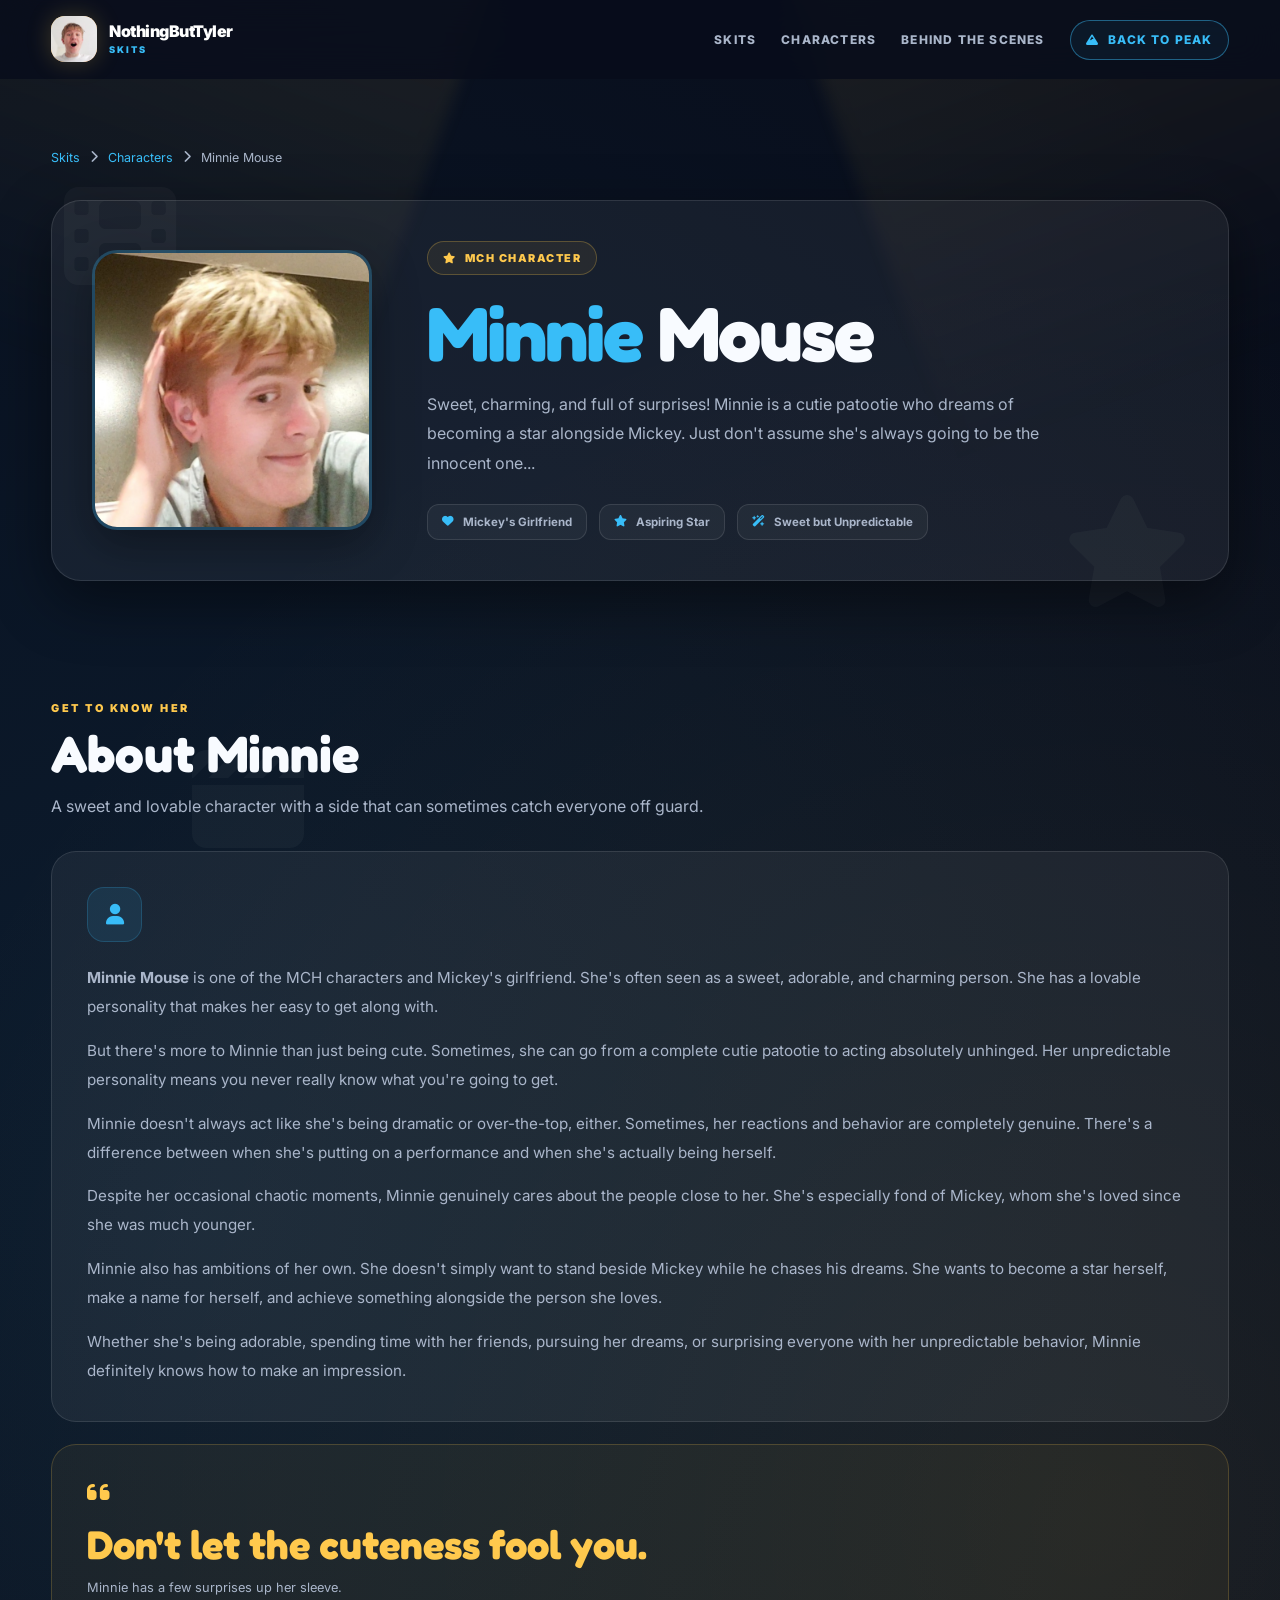
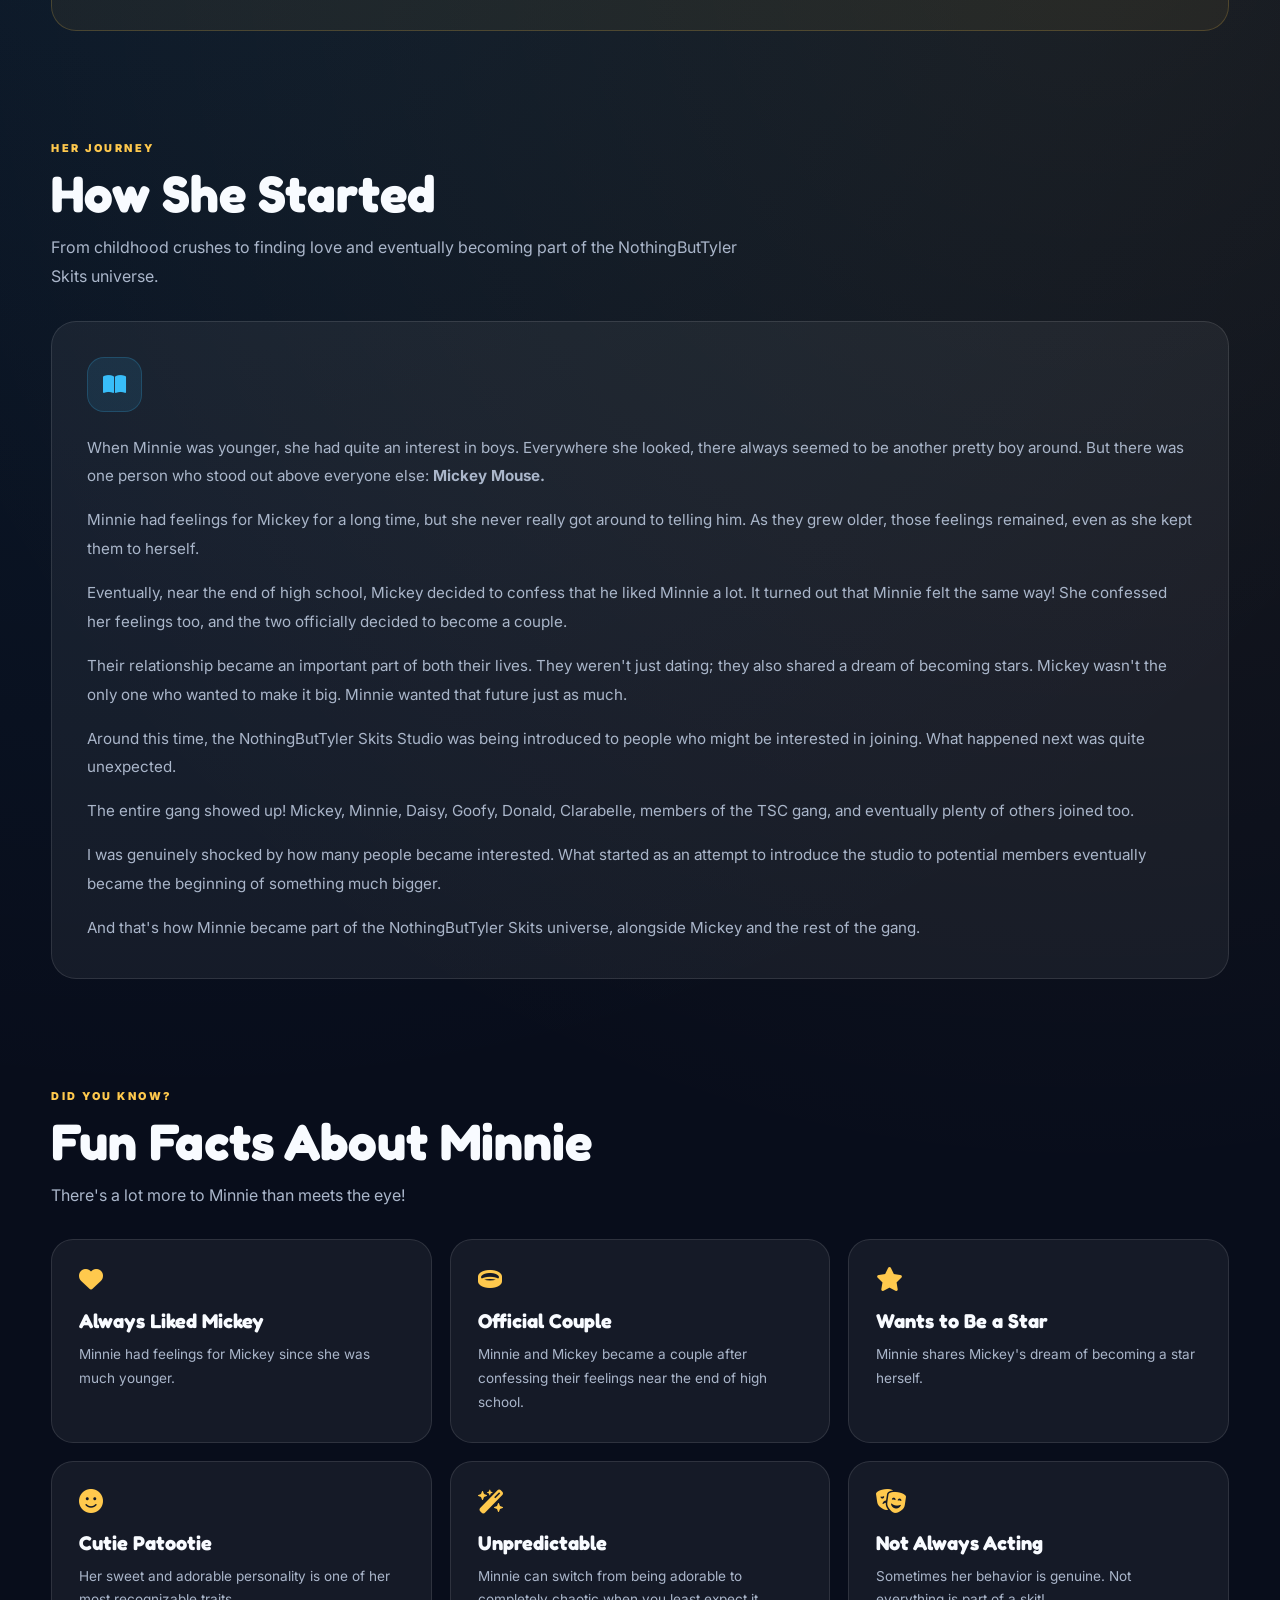
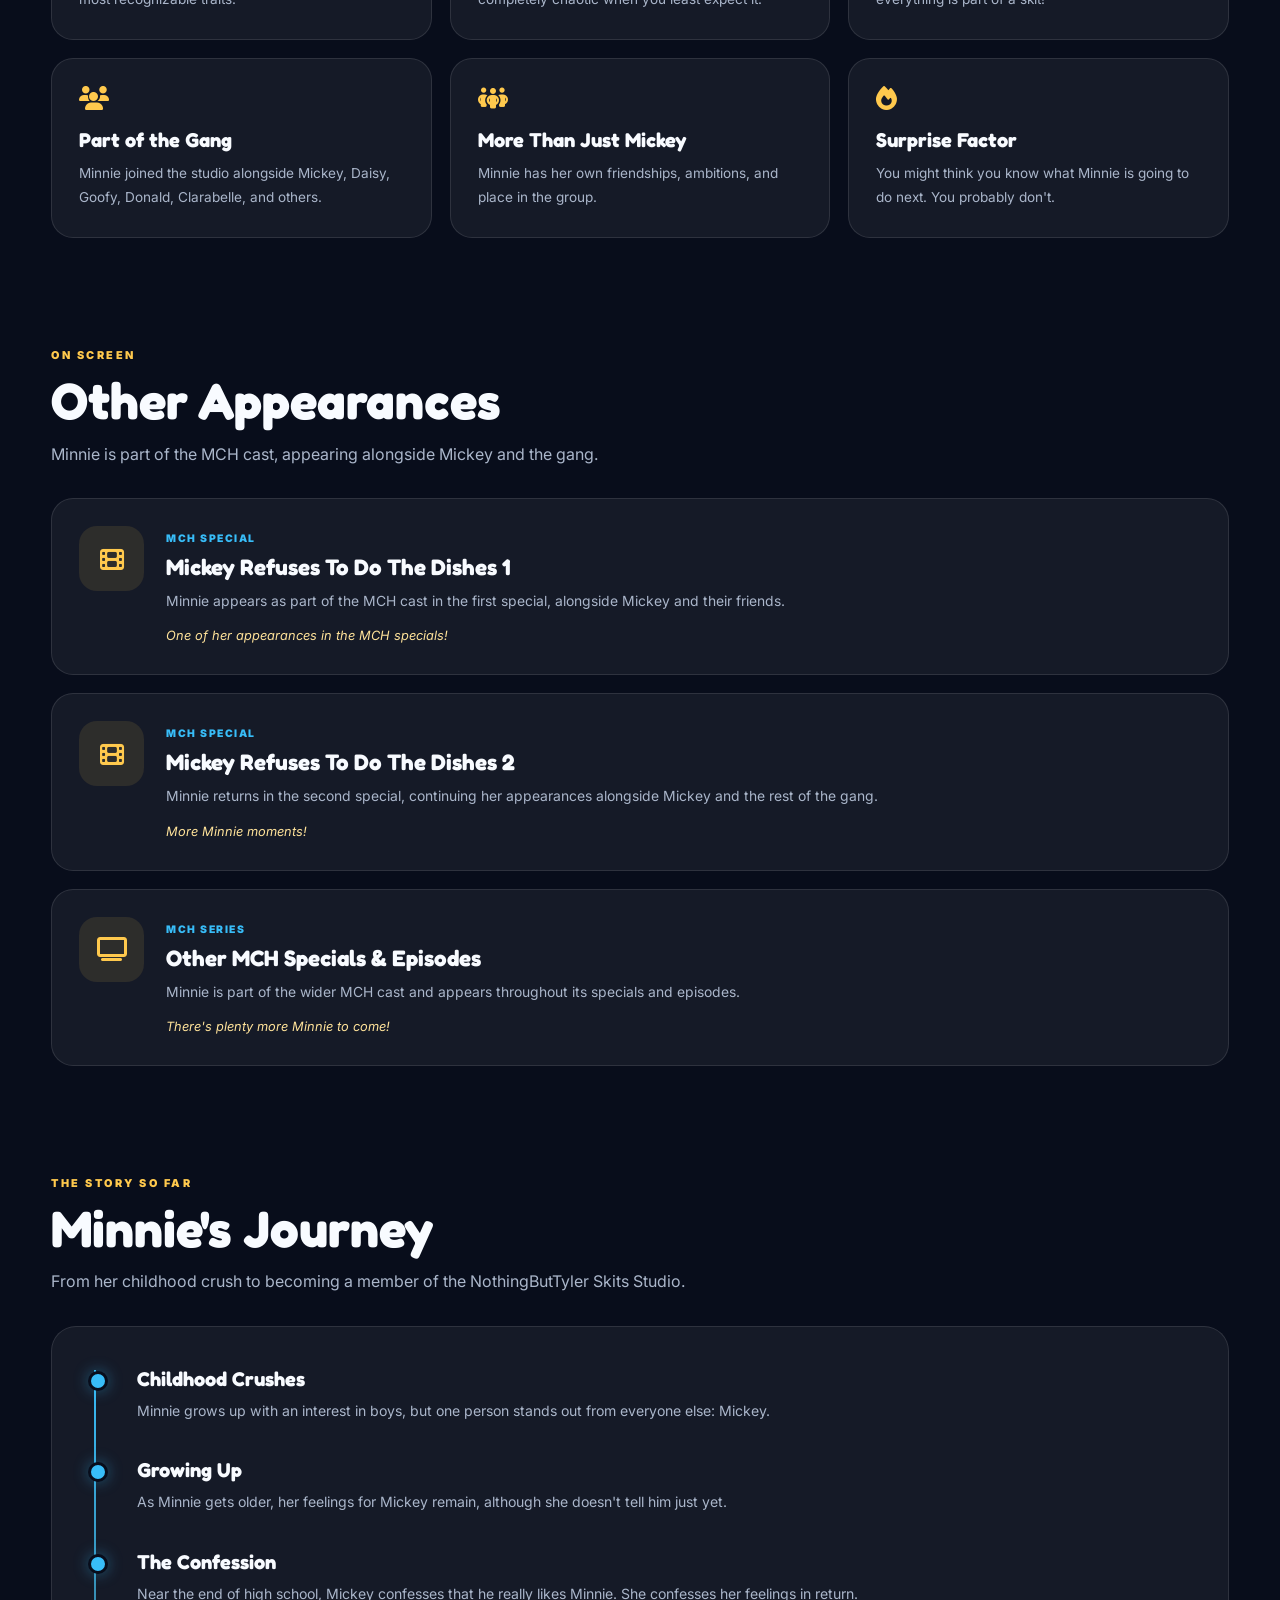
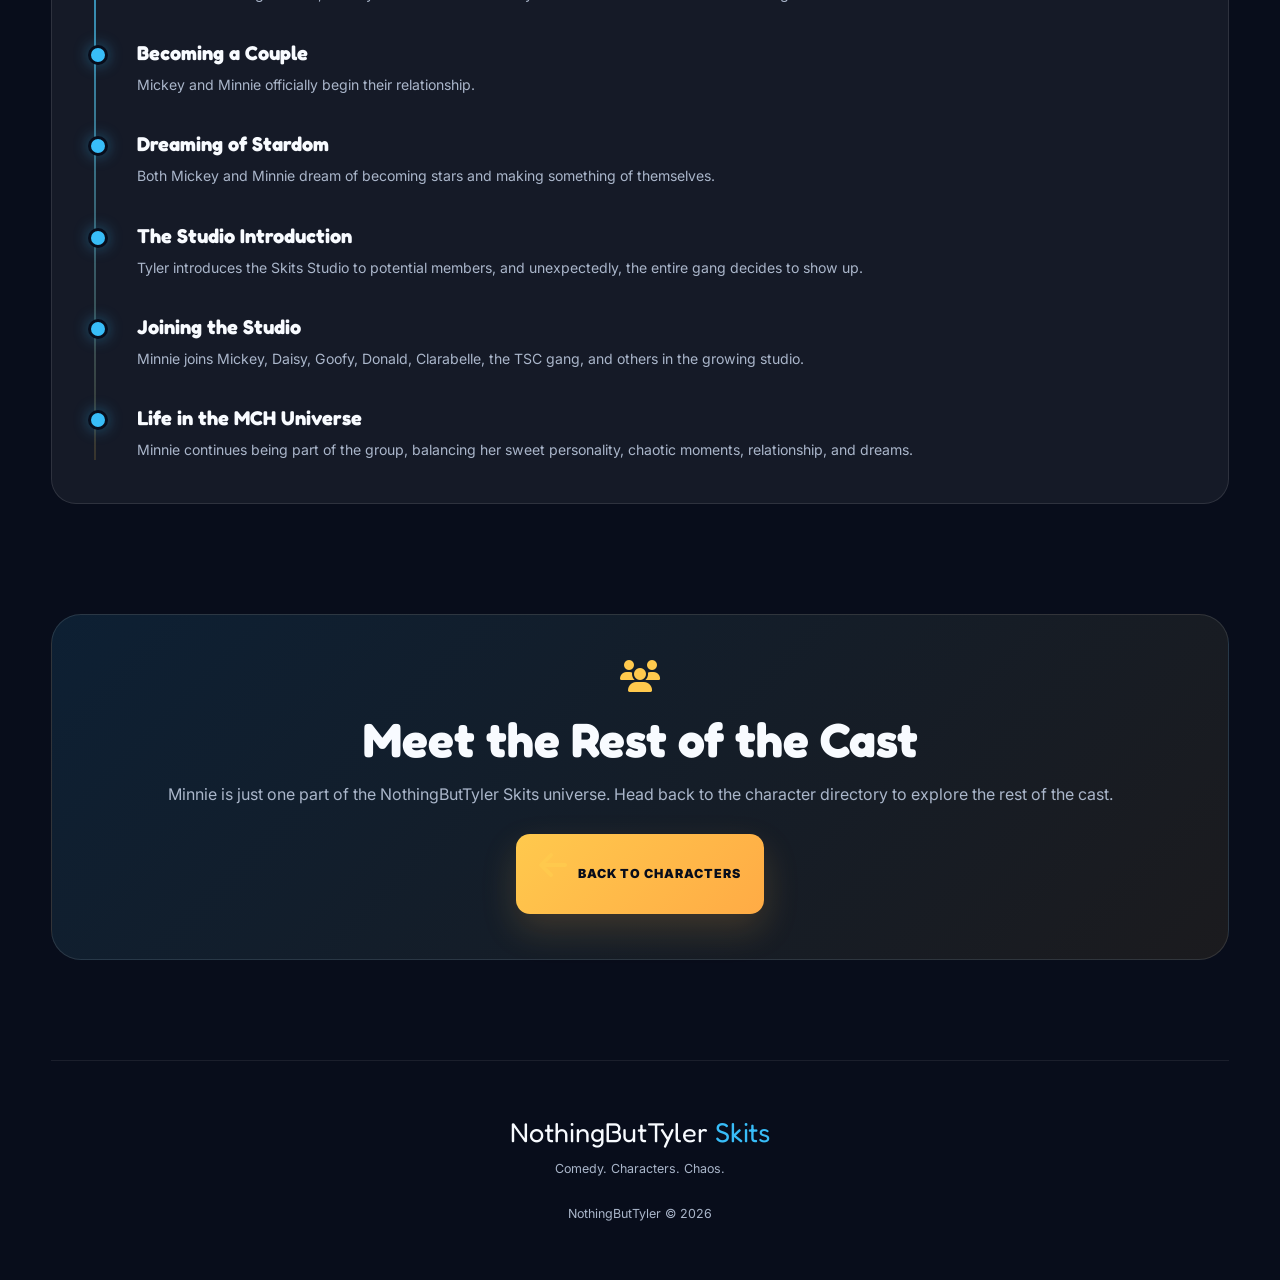
<file: cast/minnie-mouse.html>
<!DOCTYPE html>
<html lang="en">
<head>
    <meta charset="UTF-8">
    <meta name="viewport" content="width=device-width, initial-scale=1.0">

    <title>Minnie Mouse - Characters | NothingButTyler Skits</title>

    <meta name="description" content="Meet Minnie Mouse, a sweet, charming, and unpredictable MCH character who dreams of becoming a star alongside Mickey!">

    <link rel="stylesheet" href="https://cdnjs.cloudflare.com/ajax/libs/font-awesome/6.7.2/css/all.min.css">

    <link href="https://fonts.googleapis.com/css2?family=Fredoka:wght@400;500;600;700&family=Inter:wght@400;500;600;700;800;900&display=swap" rel="stylesheet">

    <link rel="stylesheet" href="https://nothingbuttylerskits.github.io/assets/files/styles.css">

    <style>
        /* PROFILE PAGE */

        .profile-hero {
            width: min(1200px, 92%);
            margin: auto;
            padding: 150px 0 65px;
        }

        .breadcrumb {
            display: flex;
            align-items: center;
            flex-wrap: wrap;
            gap: 10px;
            color: var(--muted);
            font-size: 0.78rem;
            margin-bottom: 35px;
        }

        .breadcrumb a {
            color: var(--ice);
            text-decoration: none;
        }

        .breadcrumb a:hover {
            color: var(--ice-light);
        }

        .profile-header {
            display: grid;
            grid-template-columns: 280px 1fr;
            align-items: center;
            gap: 55px;
            padding: 40px;
            border-radius: 30px;
            background: var(--glass);
            border: 1px solid var(--border);
            box-shadow: var(--shadow);
        }

        .profile-picture {
            width: 100%;
            aspect-ratio: 1;
            overflow: hidden;
            border-radius: 25px;
            border: 3px solid rgba(56, 189, 248, 0.25);
            box-shadow: 0 15px 45px rgba(0, 0, 0, 0.35);
        }

        .profile-picture img {
            width: 100%;
            height: 100%;
            display: block;
            object-fit: cover;
        }

        .profile-category {
            display: inline-flex;
            align-items: center;
            gap: 8px;
            padding: 9px 15px;
            border-radius: 50px;
            color: var(--gold);
            background: rgba(255, 201, 77, 0.07);
            border: 1px solid rgba(255, 201, 77, 0.25);
            font-size: 0.68rem;
            font-weight: 900;
            letter-spacing: 1.5px;
            text-transform: uppercase;
            margin-bottom: 20px;
        }

        .profile-info h1 {
            font-family: "Fredoka", sans-serif;
            font-size: clamp(2.8rem, 6vw, 5rem);
            line-height: 1;
            letter-spacing: -2px;
            margin-bottom: 18px;
        }

        .profile-info h1 span {
            color: var(--ice);
        }

        .profile-description {
            max-width: 650px;
            color: var(--muted);
            line-height: 1.85;
            font-size: 1rem;
        }

        .profile-meta {
            display: flex;
            flex-wrap: wrap;
            gap: 12px;
            margin-top: 25px;
        }

        .meta-item {
            display: inline-flex;
            align-items: center;
            gap: 9px;
            padding: 10px 14px;
            border-radius: 12px;
            background: rgba(255, 255, 255, 0.045);
            border: 1px solid var(--border);
            color: var(--muted);
            font-size: 0.72rem;
            font-weight: 700;
        }

        .meta-item i {
            color: var(--ice);
        }

        /* CONTENT SECTIONS */

        .profile-section {
            width: min(1200px, 92%);
            margin: auto;
            padding: 55px 0;
        }

        .profile-section-heading {
            margin-bottom: 30px;
        }

        .profile-section-heading .eyebrow {
            margin-bottom: 12px;
        }

        .profile-section-heading h2 {
            font-family: "Fredoka", sans-serif;
            font-size: clamp(2.2rem, 4vw, 3.4rem);
            line-height: 1.05;
        }

        .profile-section-heading p {
            color: var(--muted);
            line-height: 1.8;
            margin-top: 12px;
            max-width: 700px;
        }

        .profile-card {
            padding: 35px;
            border-radius: 25px;
            background: var(--glass);
            border: 1px solid var(--border);
            transition: 0.3s ease;
        }

        .profile-card:hover {
            border-color: rgba(56, 189, 248, 0.3);
            transform: translateY(-4px);
        }

        .profile-card p {
            color: var(--muted);
            line-height: 1.9;
            font-size: 0.95rem;
        }

        .profile-card p + p {
            margin-top: 15px;
        }

        .profile-card-icon {
            width: 55px;
            height: 55px;
            display: grid;
            place-items: center;
            border-radius: 17px;
            color: var(--ice);
            background: rgba(56, 189, 248, 0.1);
            border: 1px solid rgba(56, 189, 248, 0.2);
            font-size: 1.3rem;
            margin-bottom: 22px;
        }

        /* QUOTE */

        .coach-quote {
            position: relative;
            padding: 35px;
            margin-top: 22px;
            border-radius: 25px;
            background: rgba(255, 201, 77, 0.055);
            border: 1px solid rgba(255, 201, 77, 0.2);
        }

        .coach-quote i {
            color: var(--gold);
            font-size: 1.6rem;
            margin-bottom: 15px;
        }

        .coach-quote h3 {
            font-family: "Fredoka", sans-serif;
            font-size: clamp(1.6rem, 4vw, 2.5rem);
            color: var(--gold);
            line-height: 1.2;
        }

        .coach-quote p {
            color: var(--muted);
            font-size: 0.8rem;
            margin-top: 12px;
        }

        /* FUN FACTS */

        .fact-grid {
            display: grid;
            grid-template-columns: repeat(3, 1fr);
            gap: 18px;
        }

        .fact-card {
            padding: 27px;
            border-radius: 22px;
            background: var(--glass);
            border: 1px solid var(--border);
            transition: 0.3s ease;
        }

        .fact-card:hover {
            transform: translateY(-6px);
            border-color: rgba(255, 201, 77, 0.35);
        }

        .fact-card i {
            color: var(--gold);
            font-size: 1.5rem;
            margin-bottom: 18px;
        }

        .fact-card h3 {
            font-family: "Fredoka", sans-serif;
            font-size: 1.25rem;
            margin-bottom: 10px;
        }

        .fact-card p {
            color: var(--muted);
            font-size: 0.85rem;
            line-height: 1.75;
        }

        /* APPEARANCES */

        .appearance-list {
            display: grid;
            gap: 18px;
        }

        .appearance-card {
            display: flex;
            align-items: flex-start;
            gap: 22px;
            padding: 27px;
            border-radius: 22px;
            background: var(--glass);
            border: 1px solid var(--border);
            transition: 0.3s ease;
        }

        .appearance-card:hover {
            transform: translateY(-4px);
            border-color: rgba(56, 189, 248, 0.35);
        }

        .appearance-icon {
            width: 65px;
            height: 65px;
            flex-shrink: 0;
            display: grid;
            place-items: center;
            border-radius: 18px;
            background: rgba(255, 201, 77, 0.1);
            color: var(--gold);
            font-size: 1.5rem;
        }

        .appearance-label {
            display: inline-block;
            color: var(--ice);
            font-size: 0.65rem;
            font-weight: 900;
            letter-spacing: 1.5px;
            text-transform: uppercase;
            margin-bottom: 8px;
        }

        .appearance-card h3 {
            font-family: "Fredoka", sans-serif;
            font-size: 1.4rem;
            margin-bottom: 9px;
        }

        .appearance-card p {
            color: var(--muted);
            font-size: 0.87rem;
            line-height: 1.8;
        }

        .appearance-card .appearance-extra {
            margin-top: 10px;
            color: var(--gold-light);
            font-size: 0.8rem;
            font-style: italic;
        }

        /* TIMELINE */

        .timeline {
            position: relative;
            display: grid;
            gap: 25px;
            padding-left: 30px;
        }

        .timeline::before {
            content: "";
            position: absolute;
            left: 7px;
            top: 8px;
            bottom: 8px;
            width: 2px;
            background: linear-gradient(
                to bottom,
                var(--ice),
                rgba(255, 201, 77, 0.15)
            );
        }

        .timeline-item {
            position: relative;
            padding: 5px 0 5px 20px;
        }

        .timeline-item::before {
            content: "";
            position: absolute;
            left: -29px;
            top: 9px;
            width: 14px;
            height: 14px;
            border-radius: 50%;
            background: var(--ice);
            border: 3px solid var(--midnight);
            box-shadow: 0 0 15px rgba(56, 189, 248, 0.4);
        }

        .timeline-item h3 {
            font-family: "Fredoka", sans-serif;
            font-size: 1.25rem;
            margin-bottom: 7px;
        }

        .timeline-item p {
            color: var(--muted);
            font-size: 0.88rem;
            line-height: 1.8;
        }

        /* BOTTOM CTA */

        .profile-cta {
            width: min(1200px, 92%);
            margin: 55px auto 100px;
            padding: 45px;
            text-align: center;
            border-radius: 30px;
            background: linear-gradient(
                135deg,
                rgba(56, 189, 248, 0.11),
                rgba(255, 201, 77, 0.08)
            );
            border: 1px solid var(--border);
        }

        .profile-cta i {
            color: var(--gold);
            font-size: 2rem;
            margin-bottom: 18px;
        }

        .profile-cta h2 {
            font-family: "Fredoka", sans-serif;
            font-size: clamp(2rem, 4vw, 3rem);
            margin-bottom: 12px;
        }

        .profile-cta p {
            color: var(--muted);
            line-height: 1.8;
            margin-bottom: 25px;
        }

        /* RESPONSIVE */

        @media (max-width: 900px) {
            .profile-header {
                grid-template-columns: 220px 1fr;
                gap: 30px;
                padding: 28px;
            }

            .fact-grid {
                grid-template-columns: repeat(2, 1fr);
            }
        }

        @media (max-width: 650px) {
            .profile-hero {
                padding-top: 120px;
            }

            .profile-header {
                grid-template-columns: 1fr;
                text-align: center;
                padding: 25px;
            }

            .profile-picture {
                width: min(230px, 75%);
                margin: auto;
            }

            .profile-meta {
                justify-content: center;
            }

            .profile-section {
                padding: 40px 0;
            }

            .profile-card {
                padding: 25px;
            }

            .fact-grid {
                grid-template-columns: 1fr;
            }

            .appearance-card {
                flex-direction: column;
            }

            .profile-cta {
                padding: 30px 22px;
            }
        }
    </style>
</head>

<body>

    <!-- BACKGROUND -->
    <div class="background-lights">
        <div class="spotlight one"></div>
        <div class="spotlight two"></div>

        <i class="fa-solid fa-film floating-icon icon-one"></i>
        <i class="fa-solid fa-star floating-icon icon-two"></i>
        <i class="fa-solid fa-clapperboard floating-icon icon-three"></i>
    </div>

    <!-- NAVIGATION -->
    <nav id="navbar">
        <div class="nav-container">

            <a href="/" class="brand">
                <div class="brand-icon">
                    <img src="https://nothingbuttylerskits.github.io/assets/images/logo.jpg" alt="NothingButTyler Skits">
                </div>

                <div class="brand-text">
                    NothingButTyler
                    <small>SKITS</small>
                </div>
            </a>

            <button class="menu-button" id="menuButton" aria-label="Open navigation" aria-expanded="false">
                <i class="fa-solid fa-bars"></i>
            </button>

            <div class="nav-links" id="navLinks">
                <a href="/">Skits</a>
                <a href="/characters.html" class="active">Characters</a>
                <a href="/behind-the-scenes.html">Behind the Scenes</a>
                <a href="https://nothingbuttyler.is-a-good.dev/" class="peak-button">
                    <i class="fa-solid fa-mountain"></i>
                    Back to Peak
                </a>
            </div>

        </div>
    </nav>

    <!-- PROFILE HERO -->
    <header class="profile-hero">

        <div class="breadcrumb">
            <a href="/">Skits</a>
            <i class="fa-solid fa-chevron-right"></i>
            <a href="/characters.html">Characters</a>
            <i class="fa-solid fa-chevron-right"></i>
            <span>Minnie Mouse</span>
        </div>

        <div class="profile-header">

            <div class="profile-picture">
                <img
                    src="https://nothingbuttylerskits.github.io/assets/images/cast/1x1/pfp_MCH_Minnie_1x1.jpg"
                    alt="Minnie Mouse"
                >
            </div>

            <div class="profile-info">

                <div class="profile-category">
                    <i class="fa-solid fa-star"></i>
                    MCH Character
                </div>

                <h1><span>Minnie</span> Mouse</h1>

                <p class="profile-description">
                    Sweet, charming, and full of surprises!
                    Minnie is a cutie patootie who dreams of becoming
                    a star alongside Mickey. Just don't assume
                    she's always going to be the innocent one...
                </p>

                <div class="profile-meta">

                    <div class="meta-item">
                        <i class="fa-solid fa-heart"></i>
                        Mickey's Girlfriend
                    </div>

                    <div class="meta-item">
                        <i class="fa-solid fa-star"></i>
                        Aspiring Star
                    </div>

                    <div class="meta-item">
                        <i class="fa-solid fa-wand-magic-sparkles"></i>
                        Sweet but Unpredictable
                    </div>

                </div>

            </div>

        </div>

    </header>

    <!-- ABOUT -->
    <section class="profile-section reveal">

        <div class="profile-section-heading">
            <div class="eyebrow">GET TO KNOW HER</div>
            <h2>About Minnie</h2>
            <p>
                A sweet and lovable character with a side
                that can sometimes catch everyone off guard.
            </p>
        </div>

        <div class="profile-card">

            <div class="profile-card-icon">
                <i class="fa-solid fa-user"></i>
            </div>

            <p>
                <strong>Minnie Mouse</strong> is one of the MCH characters
                and Mickey's girlfriend. She's often seen as a sweet,
                adorable, and charming person. She has a lovable
                personality that makes her easy to get along with.
            </p>

            <p>
                But there's more to Minnie than just being cute.
                Sometimes, she can go from a complete cutie patootie
                to acting absolutely unhinged. Her unpredictable
                personality means you never really know what
                you're going to get.
            </p>

            <p>
                Minnie doesn't always act like she's being dramatic
                or over-the-top, either. Sometimes, her reactions
                and behavior are completely genuine. There's a
                difference between when she's putting on a performance
                and when she's actually being herself.
            </p>

            <p>
                Despite her occasional chaotic moments, Minnie
                genuinely cares about the people close to her.
                She's especially fond of Mickey, whom she's loved
                since she was much younger.
            </p>

            <p>
                Minnie also has ambitions of her own. She doesn't
                simply want to stand beside Mickey while he chases
                his dreams. She wants to become a star herself,
                make a name for herself, and achieve something
                alongside the person she loves.
            </p>

            <p>
                Whether she's being adorable, spending time with
                her friends, pursuing her dreams, or surprising
                everyone with her unpredictable behavior,
                Minnie definitely knows how to make an impression.
            </p>

        </div>

        <div class="coach-quote">

            <i class="fa-solid fa-quote-left"></i>

            <h3>Don't let the cuteness fool you.</h3>

            <p>
                Minnie has a few surprises up her sleeve.
            </p>

        </div>

    </section>

    <!-- HER STORY -->
    <section class="profile-section reveal">

        <div class="profile-section-heading">
            <div class="eyebrow">HER JOURNEY</div>
            <h2>How She Started</h2>
            <p>
                From childhood crushes to finding love
                and eventually becoming part of the
                NothingButTyler Skits universe.
            </p>
        </div>

        <div class="profile-card">

            <div class="profile-card-icon">
                <i class="fa-solid fa-book-open"></i>
            </div>

            <p>
                When Minnie was younger, she had quite an interest
                in boys. Everywhere she looked, there always seemed
                to be another pretty boy around. But there was
                one person who stood out above everyone else:
                <strong>Mickey Mouse.</strong>
            </p>

            <p>
                Minnie had feelings for Mickey for a long time,
                but she never really got around to telling him.
                As they grew older, those feelings remained,
                even as she kept them to herself.
            </p>

            <p>
                Eventually, near the end of high school,
                Mickey decided to confess that he liked Minnie
                a lot. It turned out that Minnie felt the same way!
                She confessed her feelings too, and the two
                officially decided to become a couple.
            </p>

            <p>
                Their relationship became an important part
                of both their lives. They weren't just dating;
                they also shared a dream of becoming stars.
                Mickey wasn't the only one who wanted to make it
                big. Minnie wanted that future just as much.
            </p>

            <p>
                Around this time, the NothingButTyler Skits Studio
                was being introduced to people who might be
                interested in joining. What happened next
                was quite unexpected.
            </p>

            <p>
                The entire gang showed up! Mickey, Minnie,
                Daisy, Goofy, Donald, Clarabelle, members
                of the TSC gang, and eventually plenty of others
                joined too.
            </p>

            <p>
                I was genuinely shocked by how many people
                became interested. What started as an attempt
                to introduce the studio to potential members
                eventually became the beginning of something
                much bigger.
            </p>

            <p>
                And that's how Minnie became part of the
                NothingButTyler Skits universe, alongside
                Mickey and the rest of the gang.
            </p>

        </div>

    </section>

    <!-- FUN FACTS -->
    <section class="profile-section reveal">

        <div class="profile-section-heading">
            <div class="eyebrow">DID YOU KNOW?</div>
            <h2>Fun Facts About Minnie</h2>
            <p>
                There's a lot more to Minnie than meets the eye!
            </p>
        </div>

        <div class="fact-grid">

            <div class="fact-card">
                <i class="fa-solid fa-heart"></i>
                <h3>Always Liked Mickey</h3>
                <p>
                    Minnie had feelings for Mickey
                    since she was much younger.
                </p>
            </div>

            <div class="fact-card">
                <i class="fa-solid fa-ring"></i>
                <h3>Official Couple</h3>
                <p>
                    Minnie and Mickey became a couple
                    after confessing their feelings
                    near the end of high school.
                </p>
            </div>

            <div class="fact-card">
                <i class="fa-solid fa-star"></i>
                <h3>Wants to Be a Star</h3>
                <p>
                    Minnie shares Mickey's dream
                    of becoming a star herself.
                </p>
            </div>

            <div class="fact-card">
                <i class="fa-solid fa-face-smile"></i>
                <h3>Cutie Patootie</h3>
                <p>
                    Her sweet and adorable personality
                    is one of her most recognizable traits.
                </p>
            </div>

            <div class="fact-card">
                <i class="fa-solid fa-wand-magic-sparkles"></i>
                <h3>Unpredictable</h3>
                <p>
                    Minnie can switch from being
                    adorable to completely chaotic
                    when you least expect it.
                </p>
            </div>

            <div class="fact-card">
                <i class="fa-solid fa-masks-theater"></i>
                <h3>Not Always Acting</h3>
                <p>
                    Sometimes her behavior is genuine.
                    Not everything is part of a skit!
                </p>
            </div>

            <div class="fact-card">
                <i class="fa-solid fa-users"></i>
                <h3>Part of the Gang</h3>
                <p>
                    Minnie joined the studio alongside
                    Mickey, Daisy, Goofy, Donald,
                    Clarabelle, and others.
                </p>
            </div>

            <div class="fact-card">
                <i class="fa-solid fa-people-group"></i>
                <h3>More Than Just Mickey</h3>
                <p>
                    Minnie has her own friendships,
                    ambitions, and place in the group.
                </p>
            </div>

            <div class="fact-card">
                <i class="fa-solid fa-fire"></i>
                <h3>Surprise Factor</h3>
                <p>
                    You might think you know what
                    Minnie is going to do next.
                    You probably don't.
                </p>
            </div>

        </div>

    </section>

    <!-- OTHER APPEARANCES -->
    <section class="profile-section reveal">

        <div class="profile-section-heading">
            <div class="eyebrow">ON SCREEN</div>
            <h2>Other Appearances</h2>
            <p>
                Minnie is part of the MCH cast,
                appearing alongside Mickey and the gang.
            </p>
        </div>

        <div class="appearance-list">

            <div class="appearance-card">

                <div class="appearance-icon">
                    <i class="fa-solid fa-film"></i>
                </div>

                <div>

                    <div class="appearance-label">
                        MCH SPECIAL
                    </div>

                    <h3>Mickey Refuses To Do The Dishes 1</h3>

                    <p>
                        Minnie appears as part of the MCH cast
                        in the first special, alongside Mickey
                        and their friends.
                    </p>

                    <p class="appearance-extra">
                        One of her appearances in the MCH specials!
                    </p>

                </div>

            </div>

            <div class="appearance-card">

                <div class="appearance-icon">
                    <i class="fa-solid fa-film"></i>
                </div>

                <div>

                    <div class="appearance-label">
                        MCH SPECIAL
                    </div>

                    <h3>Mickey Refuses To Do The Dishes 2</h3>

                    <p>
                        Minnie returns in the second special,
                        continuing her appearances alongside
                        Mickey and the rest of the gang.
                    </p>

                    <p class="appearance-extra">
                        More Minnie moments!
                    </p>

                </div>

            </div>

            <div class="appearance-card">

                <div class="appearance-icon">
                    <i class="fa-solid fa-tv"></i>
                </div>

                <div>

                    <div class="appearance-label">
                        MCH SERIES
                    </div>

                    <h3>Other MCH Specials & Episodes</h3>

                    <p>
                        Minnie is part of the wider MCH cast
                        and appears throughout its specials
                        and episodes.
                    </p>

                    <p class="appearance-extra">
                        There's plenty more Minnie to come!
                    </p>

                </div>

            </div>

        </div>

    </section>

    <!-- TIMELINE -->
    <section class="profile-section reveal">

        <div class="profile-section-heading">
            <div class="eyebrow">THE STORY SO FAR</div>
            <h2>Minnie's Journey</h2>
            <p>
                From her childhood crush to becoming
                a member of the NothingButTyler Skits Studio.
            </p>
        </div>

        <div class="profile-card">

            <div class="timeline">

                <div class="timeline-item">
                    <h3>Childhood Crushes</h3>
                    <p>
                        Minnie grows up with an interest
                        in boys, but one person stands
                        out from everyone else: Mickey.
                    </p>
                </div>

                <div class="timeline-item">
                    <h3>Growing Up</h3>
                    <p>
                        As Minnie gets older, her feelings
                        for Mickey remain, although she
                        doesn't tell him just yet.
                    </p>
                </div>

                <div class="timeline-item">
                    <h3>The Confession</h3>
                    <p>
                        Near the end of high school,
                        Mickey confesses that he really
                        likes Minnie. She confesses
                        her feelings in return.
                    </p>
                </div>

                <div class="timeline-item">
                    <h3>Becoming a Couple</h3>
                    <p>
                        Mickey and Minnie officially
                        begin their relationship.
                    </p>
                </div>

                <div class="timeline-item">
                    <h3>Dreaming of Stardom</h3>
                    <p>
                        Both Mickey and Minnie dream
                        of becoming stars and making
                        something of themselves.
                    </p>
                </div>

                <div class="timeline-item">
                    <h3>The Studio Introduction</h3>
                    <p>
                        Tyler introduces the Skits Studio
                        to potential members, and
                        unexpectedly, the entire gang
                        decides to show up.
                    </p>
                </div>

                <div class="timeline-item">
                    <h3>Joining the Studio</h3>
                    <p>
                        Minnie joins Mickey, Daisy,
                        Goofy, Donald, Clarabelle,
                        the TSC gang, and others
                        in the growing studio.
                    </p>
                </div>

                <div class="timeline-item">
                    <h3>Life in the MCH Universe</h3>
                    <p>
                        Minnie continues being part
                        of the group, balancing her
                        sweet personality, chaotic
                        moments, relationship, and dreams.
                    </p>
                </div>

            </div>

        </div>

    </section>

    <!-- BOTTOM CTA -->
    <section class="profile-cta reveal">

        <i class="fa-solid fa-users"></i>

        <h2>Meet the Rest of the Cast</h2>

        <p>
            Minnie is just one part of the NothingButTyler
            Skits universe. Head back to the character directory
            to explore the rest of the cast.
        </p>

        <a href="/characters.html" class="button button-primary">
            <i class="fa-solid fa-arrow-left"></i>
            Back to Characters
        </a>

    </section>

    <!-- FOOTER -->
    <footer>

        <div class="footer-logo">
            NothingButTyler <span>Skits</span>
        </div>

        <p class="footer-text">
            Comedy. Characters. Chaos.
            <br><br>
            NothingButTyler © 2026
        </p>

    </footer>

    <script>
        // NAVIGATION

        const navbar = document.getElementById("navbar");
        const menuButton = document.getElementById("menuButton");
        const navLinks = document.getElementById("navLinks");

        window.addEventListener("scroll", () => {
            navbar.classList.toggle("scrolled", window.scrollY > 30);
        });

        menuButton.addEventListener("click", () => {
            const isOpen = navLinks.classList.toggle("open");

            menuButton.setAttribute("aria-expanded", isOpen);

            menuButton.innerHTML = isOpen
                ? '<i class="fa-solid fa-xmark"></i>'
                : '<i class="fa-solid fa-bars"></i>';
        });

        navLinks.querySelectorAll("a").forEach(link => {
            link.addEventListener("click", () => {
                navLinks.classList.remove("open");
                menuButton.setAttribute("aria-expanded", "false");
                menuButton.innerHTML = '<i class="fa-solid fa-bars"></i>';
            });
        });

        // SCROLL REVEAL

        const revealObserver = new IntersectionObserver(entries => {
            entries.forEach(entry => {
                if (entry.isIntersecting) {
                    entry.target.classList.add("active");
                    revealObserver.unobserve(entry.target);
                }
            });
        }, {
            threshold: 0.12
        });

        document.querySelectorAll(".reveal").forEach(element => {
            revealObserver.observe(element);
        });
    </script>

</body>
</html>
</file>
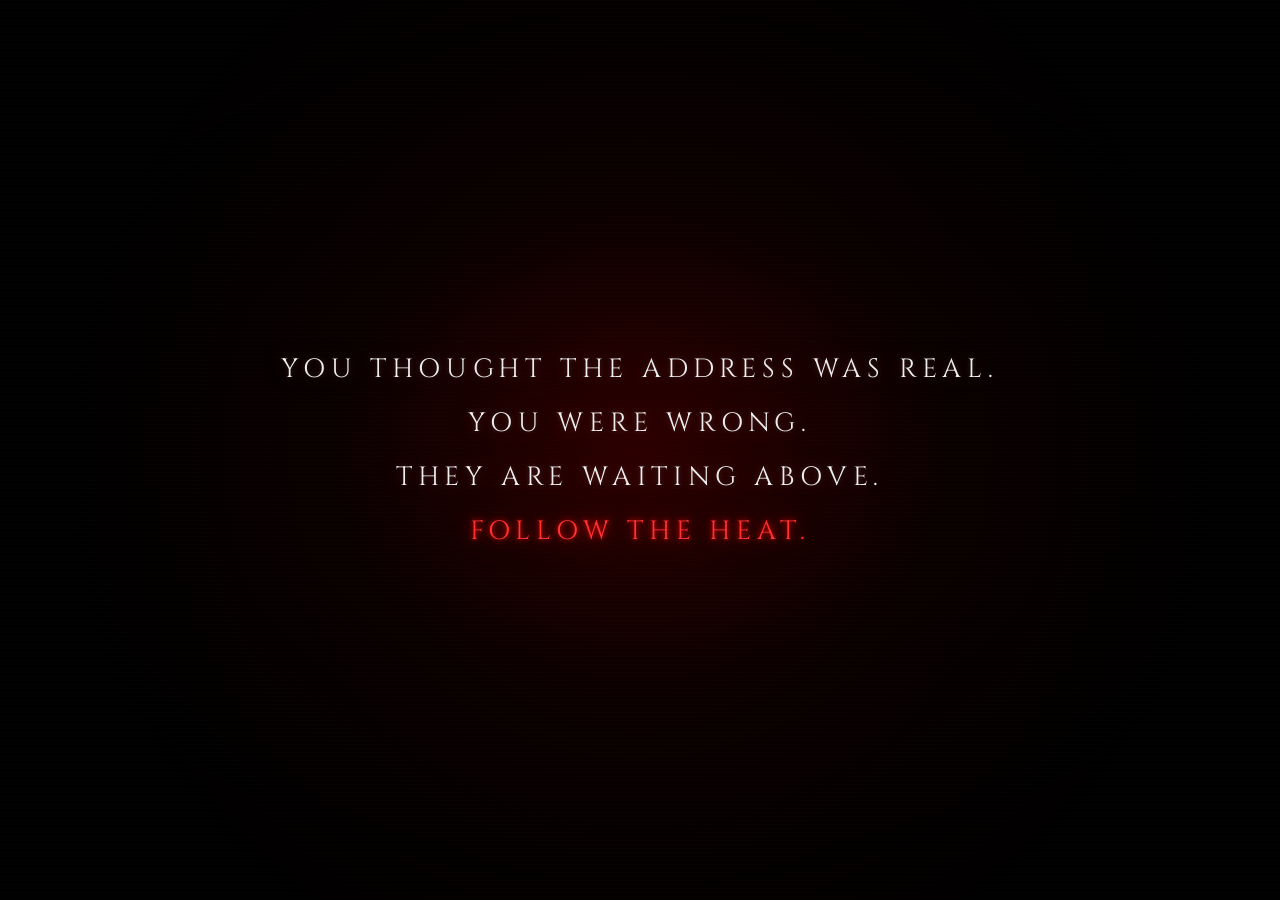
<file: assets/files/mch/mch_mrtdts_2_pt_39_clarabelle_and_mike_hint_page/hintpage.html>
<!DOCTYPE html> <html lang="en"> <head> <meta charset="UTF-8"> <meta name="viewport" content="width=device-width, initial-scale=1.0"> <title>YOU WERE WRONG.</title> <style> @import url('https://fonts.googleapis.com/css2?family=Cinzel:wght@500;600;700&display=swap'); * { margin: 0; padding: 0; box-sizing: border-box; } html, body { width: 100%; height: 100%; overflow: hidden; } body { background: radial-gradient(circle at center, #190000 0%, #080000 38%, #000 78%); color: #eee; font-family: "Cinzel", serif; display: flex; align-items: center; justify-content: center; position: relative; } /* Dark atmospheric glow */ body::before { content: ""; position: fixed; inset: 0; background: radial-gradient( ellipse at center, rgba(120, 0, 0, 0.22) 0%, rgba(40, 0, 0, 0.08) 35%, transparent 70% ); pointer-events: none; animation: breathing 5s ease-in-out infinite; } /* Scanlines */ body::after { content: ""; position: fixed; inset: 0; pointer-events: none; background: repeating-linear-gradient( to bottom, rgba(255,255,255,0.018) 0px, rgba(255,255,255,0.018) 1px, transparent 1px, transparent 4px ); opacity: 0.5; } .message { position: relative; z-index: 2; text-align: center; width: min(90%, 900px); font-size: clamp(1rem, 2.1vw, 1.65rem); line-height: 2.05; letter-spacing: 0.22em; text-transform: uppercase; text-shadow: 0 0 5px rgba(255,255,255,0.15), 0 0 15px rgba(150,0,0,0.45), 0 0 35px rgba(100,0,0,0.3); animation: evilFlicker 6s infinite; } .line { display: block; opacity: 0; animation: reveal 1.4s forwards; } .line:nth-child(1) { animation-delay: 0.5s; } .line:nth-child(2) { animation-delay: 1.2s; } .line:nth-child(3) { animation-delay: 1.9s; } .line:nth-child(4) { animation-delay: 2.6s; color: #ff3333; text-shadow: 0 0 5px #ff0000, 0 0 15px rgba(255,0,0,0.7), 0 0 35px rgba(150,0,0,0.6); } @keyframes reveal { 0% { opacity: 0; filter: blur(5px); transform: translateY(5px); } 60% { opacity: 0.5; } 100% { opacity: 1; filter: blur(0); transform: translateY(0); } } @keyframes evilFlicker { 0%, 91%, 94%, 97%, 100% { opacity: 1; } 92% { opacity: 0.82; } 93% { opacity: 1; } 95% { opacity: 0.55; } 96% { opacity: 0.95; } 98% { opacity: 0.7; } } @keyframes breathing { 0%, 100% { opacity: 0.55; transform: scale(1); } 50% { opacity: 1; transform: scale(1.08); } } /* Random atmospheric particles */ .ember { position: fixed; bottom: -10px; width: 2px; height: 2px; background: #ff3333; border-radius: 50%; opacity: 0; pointer-events: none; box-shadow: 0 0 8px #ff0000; animation: rise linear infinite; } @keyframes rise { 0% { transform: translateY(0) translateX(0); opacity: 0; } 10% { opacity: 0.7; } 80% { opacity: 0.3; } 100% { transform: translateY(-100vh) translateX(40px); opacity: 0; } } </style> </head> <body> <div class="message"> <span class="line">YOU THOUGHT THE ADDRESS WAS REAL.</span> <span class="line">YOU WERE WRONG.</span> <span class="line">THEY ARE WAITING ABOVE.</span> <span class="line">FOLLOW THE HEAT.</span> </div> <script> // Create subtle floating embers const emberCount = 25; for (let i = 0; i < emberCount; i++) { const ember = document.createElement("div"); ember.className = "ember"; ember.style.left = Math.random() * 100 + "vw"; ember.style.animationDuration = (5 + Math.random() * 8) + "s"; ember.style.animationDelay = Math.random() * 8 + "s"; ember.style.width = (1 + Math.random() * 2) + "px"; ember.style.height = ember.style.width; document.body.appendChild(ember); } </script> </body> </html>
</file>
